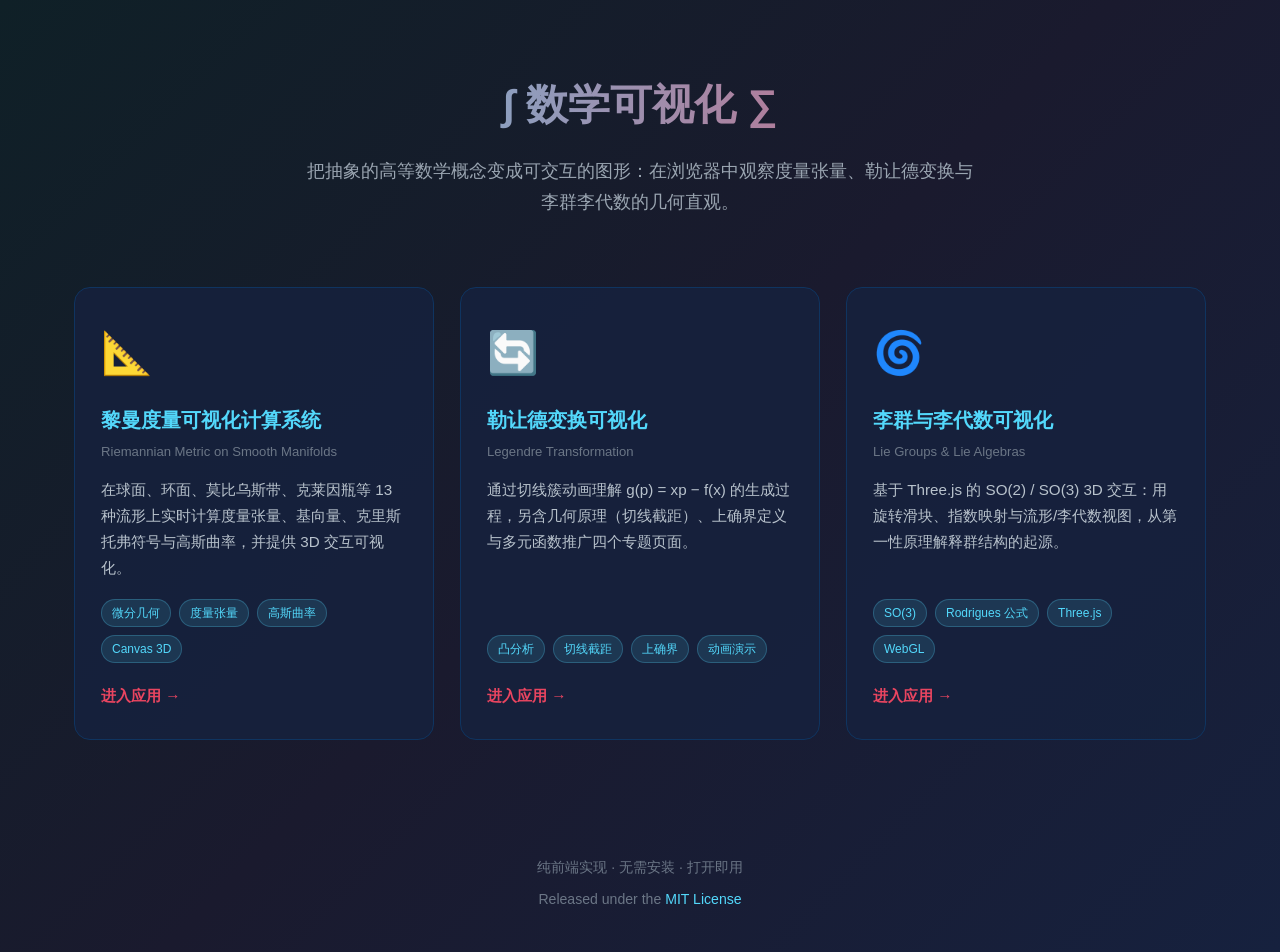
<file: index.html>
<!DOCTYPE html>
<html lang="zh-CN">
<head>
    <meta charset="UTF-8">
    <meta name="viewport" content="width=device-width, initial-scale=1.0">
    <title>数学可视化 | Math Visualization</title>
    <style>
        * {
            margin: 0;
            padding: 0;
            box-sizing: border-box;
        }

        body {
            font-family: 'Microsoft YaHei', 'PingFang SC', Arial, sans-serif;
            background: linear-gradient(135deg, #0f2027 0%, #1a1a2e 50%, #16213e 100%);
            color: #e8eaed;
            min-height: 100vh;
            line-height: 1.7;
        }

        .page-header {
            text-align: center;
            padding: 70px 20px 40px;
        }

        .page-header h1 {
            font-size: 2.6em;
            background: linear-gradient(90deg, #53d8fb, #e94560);
            -webkit-background-clip: text;
            background-clip: text;
            -webkit-text-fill-color: transparent;
            margin-bottom: 14px;
        }

        .page-header p {
            color: #9aa5b1;
            font-size: 1.15em;
            max-width: 680px;
            margin: 0 auto;
        }

        .cards {
            display: grid;
            grid-template-columns: repeat(auto-fit, minmax(300px, 1fr));
            gap: 26px;
            max-width: 1180px;
            margin: 30px auto;
            padding: 0 24px 60px;
        }

        .card {
            background: rgba(22, 33, 62, 0.85);
            border: 1px solid #0f3460;
            border-radius: 16px;
            padding: 30px 26px;
            text-decoration: none;
            color: inherit;
            display: flex;
            flex-direction: column;
            transition: transform 0.25s ease, border-color 0.25s ease, box-shadow 0.25s ease;
        }

        .card:hover {
            transform: translateY(-6px);
            border-color: #53d8fb;
            box-shadow: 0 12px 32px rgba(83, 216, 251, 0.15);
        }

        .card-icon {
            font-size: 2.6em;
            margin-bottom: 14px;
        }

        .card h2 {
            font-size: 1.25em;
            color: #53d8fb;
            margin-bottom: 4px;
        }

        .card .en {
            color: #6b7686;
            font-size: 0.82em;
            margin-bottom: 14px;
        }

        .card p {
            color: #b8c2cc;
            font-size: 0.95em;
            flex: 1;
        }

        .card .tags {
            margin-top: 18px;
            display: flex;
            flex-wrap: wrap;
            gap: 8px;
        }

        .card .tag {
            font-size: 0.75em;
            padding: 3px 10px;
            border-radius: 999px;
            background: rgba(83, 216, 251, 0.12);
            color: #53d8fb;
            border: 1px solid rgba(83, 216, 251, 0.25);
        }

        .card .enter {
            margin-top: 20px;
            color: #e94560;
            font-weight: bold;
            font-size: 0.95em;
        }

        footer {
            text-align: center;
            padding: 26px 20px 40px;
            color: #6b7686;
            font-size: 0.88em;
        }

        footer a {
            color: #53d8fb;
            text-decoration: none;
        }

        @media (max-width: 600px) {
            .page-header { padding: 48px 18px 26px; }
            .page-header h1 { font-size: 1.9em; }
        }
    </style>
</head>
<body>
    <header class="page-header">
        <h1>∫ 数学可视化 ∑</h1>
        <p>把抽象的高等数学概念变成可交互的图形：在浏览器中观察度量张量、勒让德变换与李群李代数的几何直观。</p>
    </header>

    <main class="cards">
        <a class="card" href="01-riemannian-metric/index.html">
            <div class="card-icon">📐</div>
            <h2>黎曼度量可视化计算系统</h2>
            <div class="en">Riemannian Metric on Smooth Manifolds</div>
            <p>在球面、环面、莫比乌斯带、克莱因瓶等 13 种流形上实时计算度量张量、基向量、克里斯托弗符号与高斯曲率，并提供 3D 交互可视化。</p>
            <div class="tags">
                <span class="tag">微分几何</span>
                <span class="tag">度量张量</span>
                <span class="tag">高斯曲率</span>
                <span class="tag">Canvas 3D</span>
            </div>
            <div class="enter">进入应用 →</div>
        </a>

        <a class="card" href="02-legendre-transformation/index.html">
            <div class="card-icon">🔄</div>
            <h2>勒让德变换可视化</h2>
            <div class="en">Legendre Transformation</div>
            <p>通过切线簇动画理解 g(p) = xp − f(x) 的生成过程，另含几何原理（切线截距）、上确界定义与多元函数推广四个专题页面。</p>
            <div class="tags">
                <span class="tag">凸分析</span>
                <span class="tag">切线截距</span>
                <span class="tag">上确界</span>
                <span class="tag">动画演示</span>
            </div>
            <div class="enter">进入应用 →</div>
        </a>

        <a class="card" href="03-lie-groups-algebras/index.html">
            <div class="card-icon">🌀</div>
            <h2>李群与李代数可视化</h2>
            <div class="en">Lie Groups &amp; Lie Algebras</div>
            <p>基于 Three.js 的 SO(2) / SO(3) 3D 交互：用旋转滑块、指数映射与流形/李代数视图，从第一性原理解释群结构的起源。</p>
            <div class="tags">
                <span class="tag">SO(3)</span>
                <span class="tag">Rodrigues 公式</span>
                <span class="tag">Three.js</span>
                <span class="tag">WebGL</span>
            </div>
            <div class="enter">进入应用 →</div>
        </a>
    </main>

    <footer>
        <p>纯前端实现 · 无需安装 · 打开即用</p>
        <p style="margin-top:8px;">Released under the <a href="LICENSE">MIT License</a></p>
    </footer>
</body>
</html>
</file>
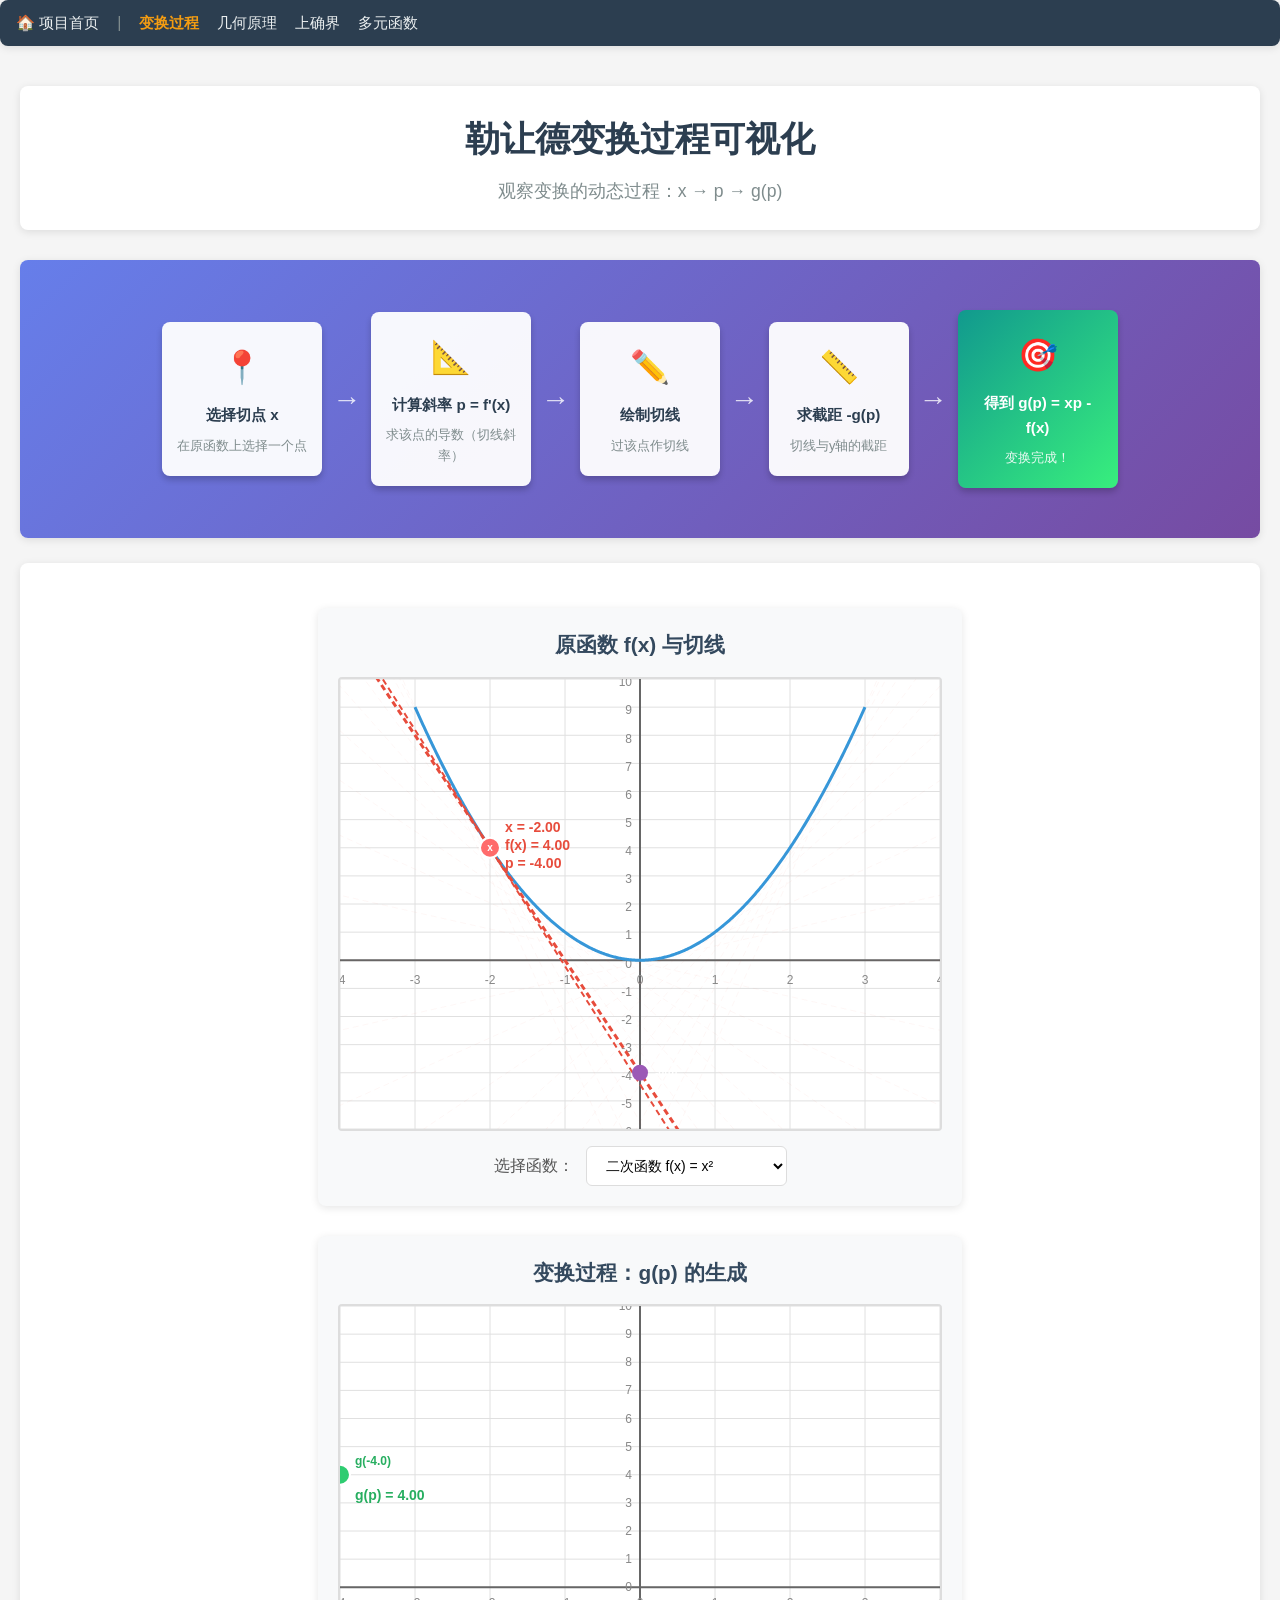
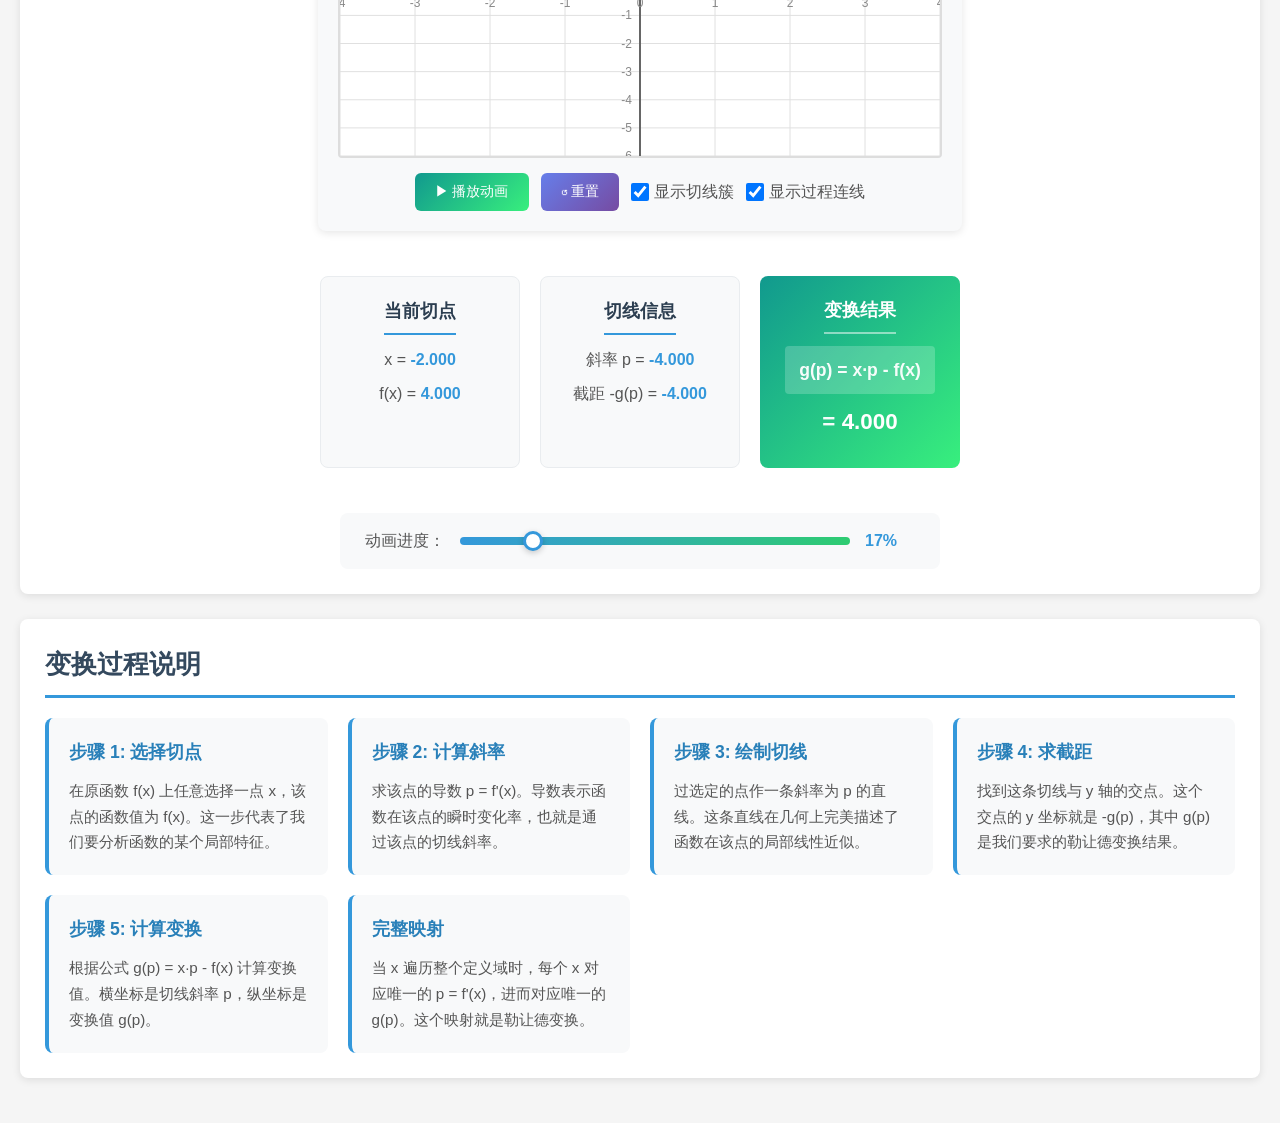
<file: 02-legendre-transformation/index.html>
<!DOCTYPE html>
<html lang="zh-CN">
<head>
    <meta charset="UTF-8">
    <meta name="viewport" content="width=device-width, initial-scale=1.0">
    <title>勒让德变换过程可视化</title>
    <link rel="icon" type="image/svg+xml" href="favicon.svg">
    <link rel="stylesheet" href="style.css">
</head>
<body>
    <nav class="mv-nav">
        <a href="../index.html">🏠 项目首页</a>
        <span class="mv-nav-sep">|</span>
        <a href="index.html" class="active">变换过程</a>
        <a href="principle.html">几何原理</a>
        <a href="supremum.html">上确界</a>
        <a href="multivariate.html">多元函数</a>
    </nav>
    <div class="container">
        <header>
            <h1>勒让德变换过程可视化</h1>
            <p class="subtitle">观察变换的动态过程：x → p → g(p)</p>
        </header>
        
        <section class="process-diagram">
            <div class="process-flow">
                <div class="process-step">
                    <div class="step-icon">📍</div>
                    <div class="step-label">选择切点 x</div>
                    <div class="step-desc">在原函数上选择一个点</div>
                </div>
                <div class="process-arrow">→</div>
                <div class="process-step">
                    <div class="step-icon">📐</div>
                    <div class="step-label">计算斜率 p = f'(x)</div>
                    <div class="step-desc">求该点的导数（切线斜率）</div>
                </div>
                <div class="process-arrow">→</div>
                <div class="process-step">
                    <div class="step-icon">✏️</div>
                    <div class="step-label">绘制切线</div>
                    <div class="step-desc">过该点作切线</div>
                </div>
                <div class="process-arrow">→</div>
                <div class="process-step">
                    <div class="step-icon">📏</div>
                    <div class="step-label">求截距 -g(p)</div>
                    <div class="step-desc">切线与y轴的截距</div>
                </div>
                <div class="process-arrow">→</div>
                <div class="process-step highlight">
                    <div class="step-icon">🎯</div>
                    <div class="step-label">得到 g(p) = xp - f(x)</div>
                    <div class="step-desc">变换完成！</div>
                </div>
            </div>
        </section>
        
        <section class="visualization">
            <div class="canvas-container">
                <div class="canvas-section">
                    <h3>原函数 f(x) 与切线</h3>
                    <canvas id="originalCanvas" width="600" height="450"></canvas>
                    <div class="controls">
                        <label for="functionSelect">选择函数：</label>
                        <select id="functionSelect">
                            <option value="quadratic">二次函数 f(x) = x²</option>
                            <option value="cubic">三次函数 f(x) = x³/3</option>
                            <option value="exponential">指数函数 f(x) = eˣ</option>
                            <option value="logarithm">对数函数 f(x) = x ln x - x</option>
                        </select>
                    </div>
                </div>
                
                <div class="canvas-section">
                    <h3>变换过程：g(p) 的生成</h3>
                    <canvas id="transformCanvas" width="600" height="450"></canvas>
                    <div class="controls">
                        <button id="playBtn">▶ 播放动画</button>
                        <button id="resetBtn">↺ 重置</button>
                        <label>
                            <input type="checkbox" id="showTangentCluster" checked> 显示切线簇
                        </label>
                        <label>
                            <input type="checkbox" id="showProcessLines" checked> 显示过程连线
                        </label>
                    </div>
                </div>
            </div>
            
            <div class="info-panel">
                <div class="info-card">
                    <h4>当前切点</h4>
                    <p>x = <span id="currentX">0.00</span></p>
                    <p>f(x) = <span id="currentFx">0.00</span></p>
                </div>
                <div class="info-card">
                    <h4>切线信息</h4>
                    <p>斜率 p = <span id="currentP">0.00</span></p>
                    <p>截距 -g(p) = <span id="currentIntercept">0.00</span></p>
                </div>
                <div class="info-card result">
                    <h4>变换结果</h4>
                    <p class="formula">g(p) = x·p - f(x)</p>
                    <p class="result-value">= <span id="currentG">0.00</span></p>
                </div>
            </div>
            
            <div class="animation-progress">
                <label>动画进度：</label>
                <input type="range" id="animationSlider" min="0" max="100" value="0">
                <span id="animationPercent">0%</span>
            </div>
        </section>
        
        <section class="explanation">
            <h2>变换过程说明</h2>
            <div class="explanation-grid">
                <div class="explanation-item">
                    <h3>步骤 1: 选择切点</h3>
                    <p>在原函数 f(x) 上任意选择一点 x，该点的函数值为 f(x)。这一步代表了我们要分析函数的某个局部特征。</p>
                </div>
                <div class="explanation-item">
                    <h3>步骤 2: 计算斜率</h3>
                    <p>求该点的导数 p = f'(x)。导数表示函数在该点的瞬时变化率，也就是通过该点的切线斜率。</p>
                </div>
                <div class="explanation-item">
                    <h3>步骤 3: 绘制切线</h3>
                    <p>过选定的点作一条斜率为 p 的直线。这条直线在几何上完美描述了函数在该点的局部线性近似。</p>
                </div>
                <div class="explanation-item">
                    <h3>步骤 4: 求截距</h3>
                    <p>找到这条切线与 y 轴的交点。这个交点的 y 坐标就是 -g(p)，其中 g(p) 是我们要求的勒让德变换结果。</p>
                </div>
                <div class="explanation-item">
                    <h3>步骤 5: 计算变换</h3>
                    <p>根据公式 g(p) = x·p - f(x) 计算变换值。横坐标是切线斜率 p，纵坐标是变换值 g(p)。</p>
                </div>
                <div class="explanation-item">
                    <h3>完整映射</h3>
                    <p>当 x 遍历整个定义域时，每个 x 对应唯一的 p = f'(x)，进而对应唯一的 g(p)。这个映射就是勒让德变换。</p>
                </div>
            </div>
        </section>
    </div>
    
    <script src="script.js"></script>
</body>
</html>
</file>
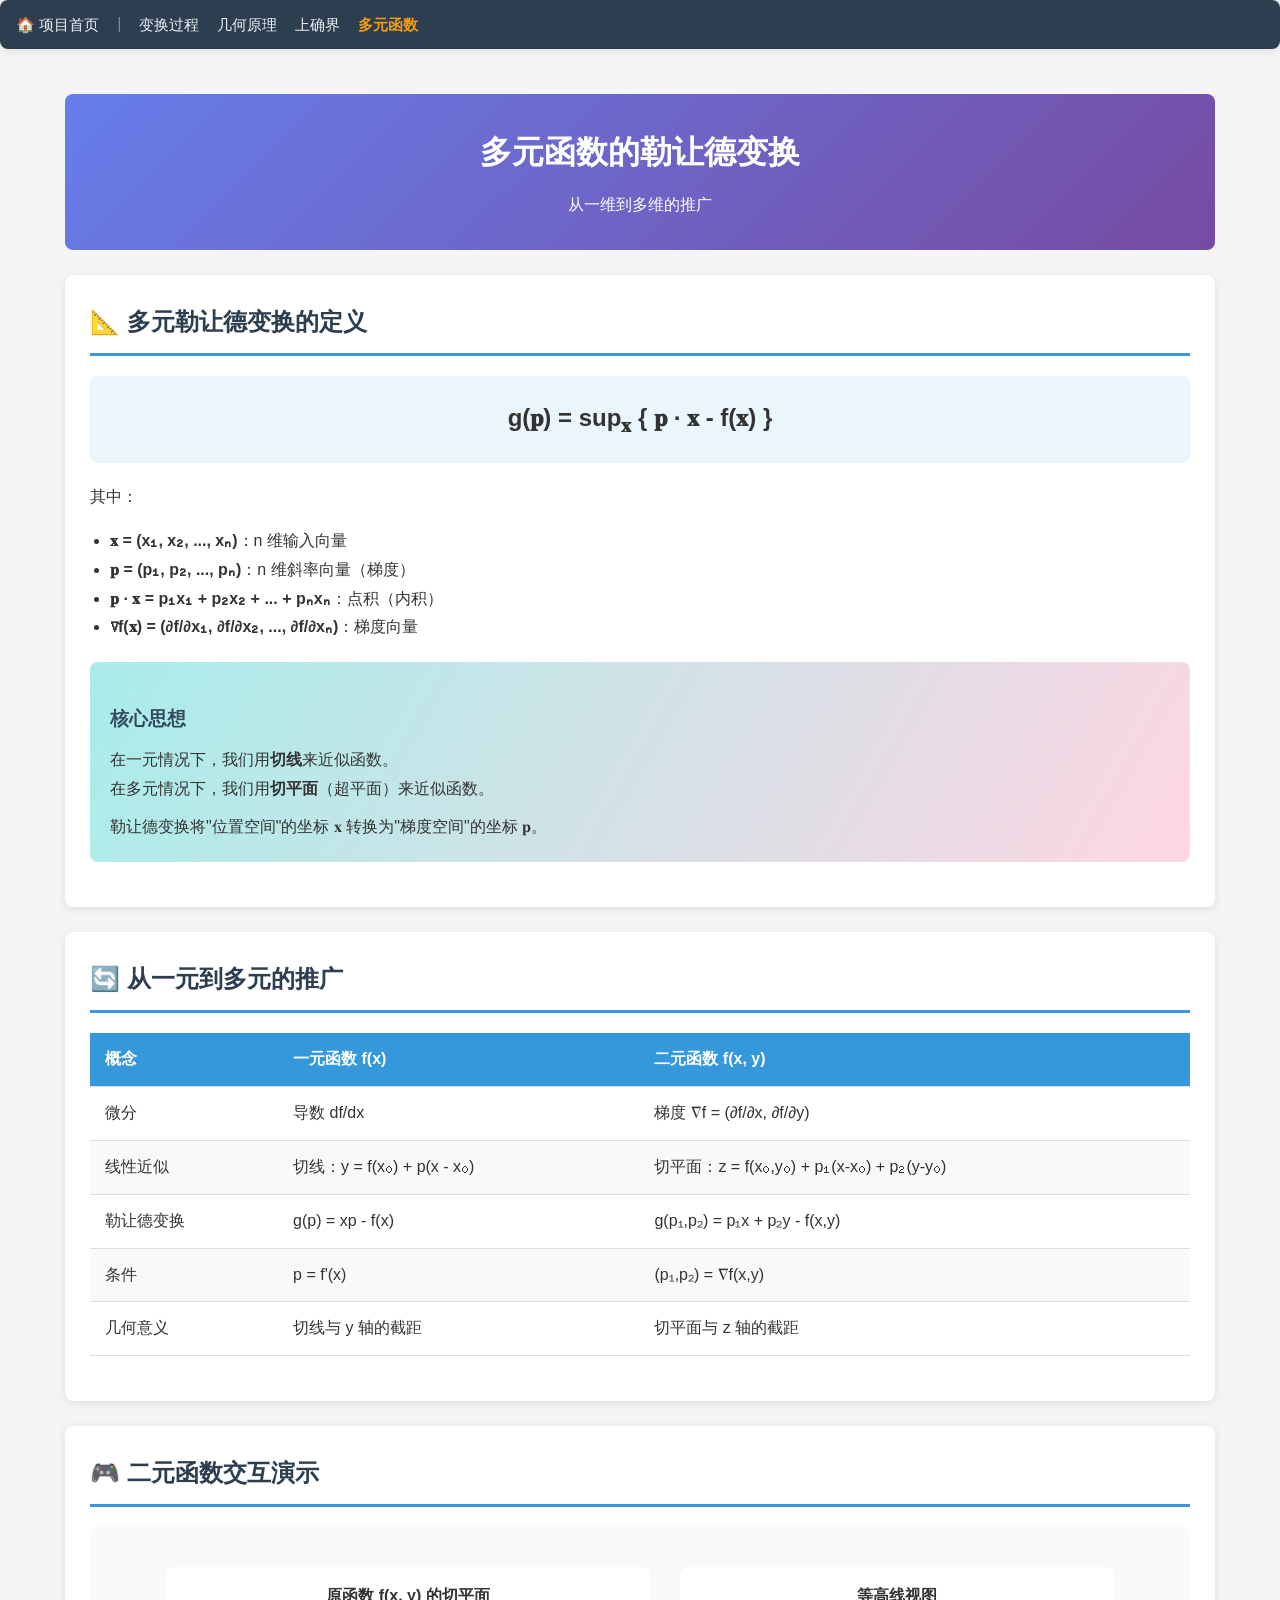
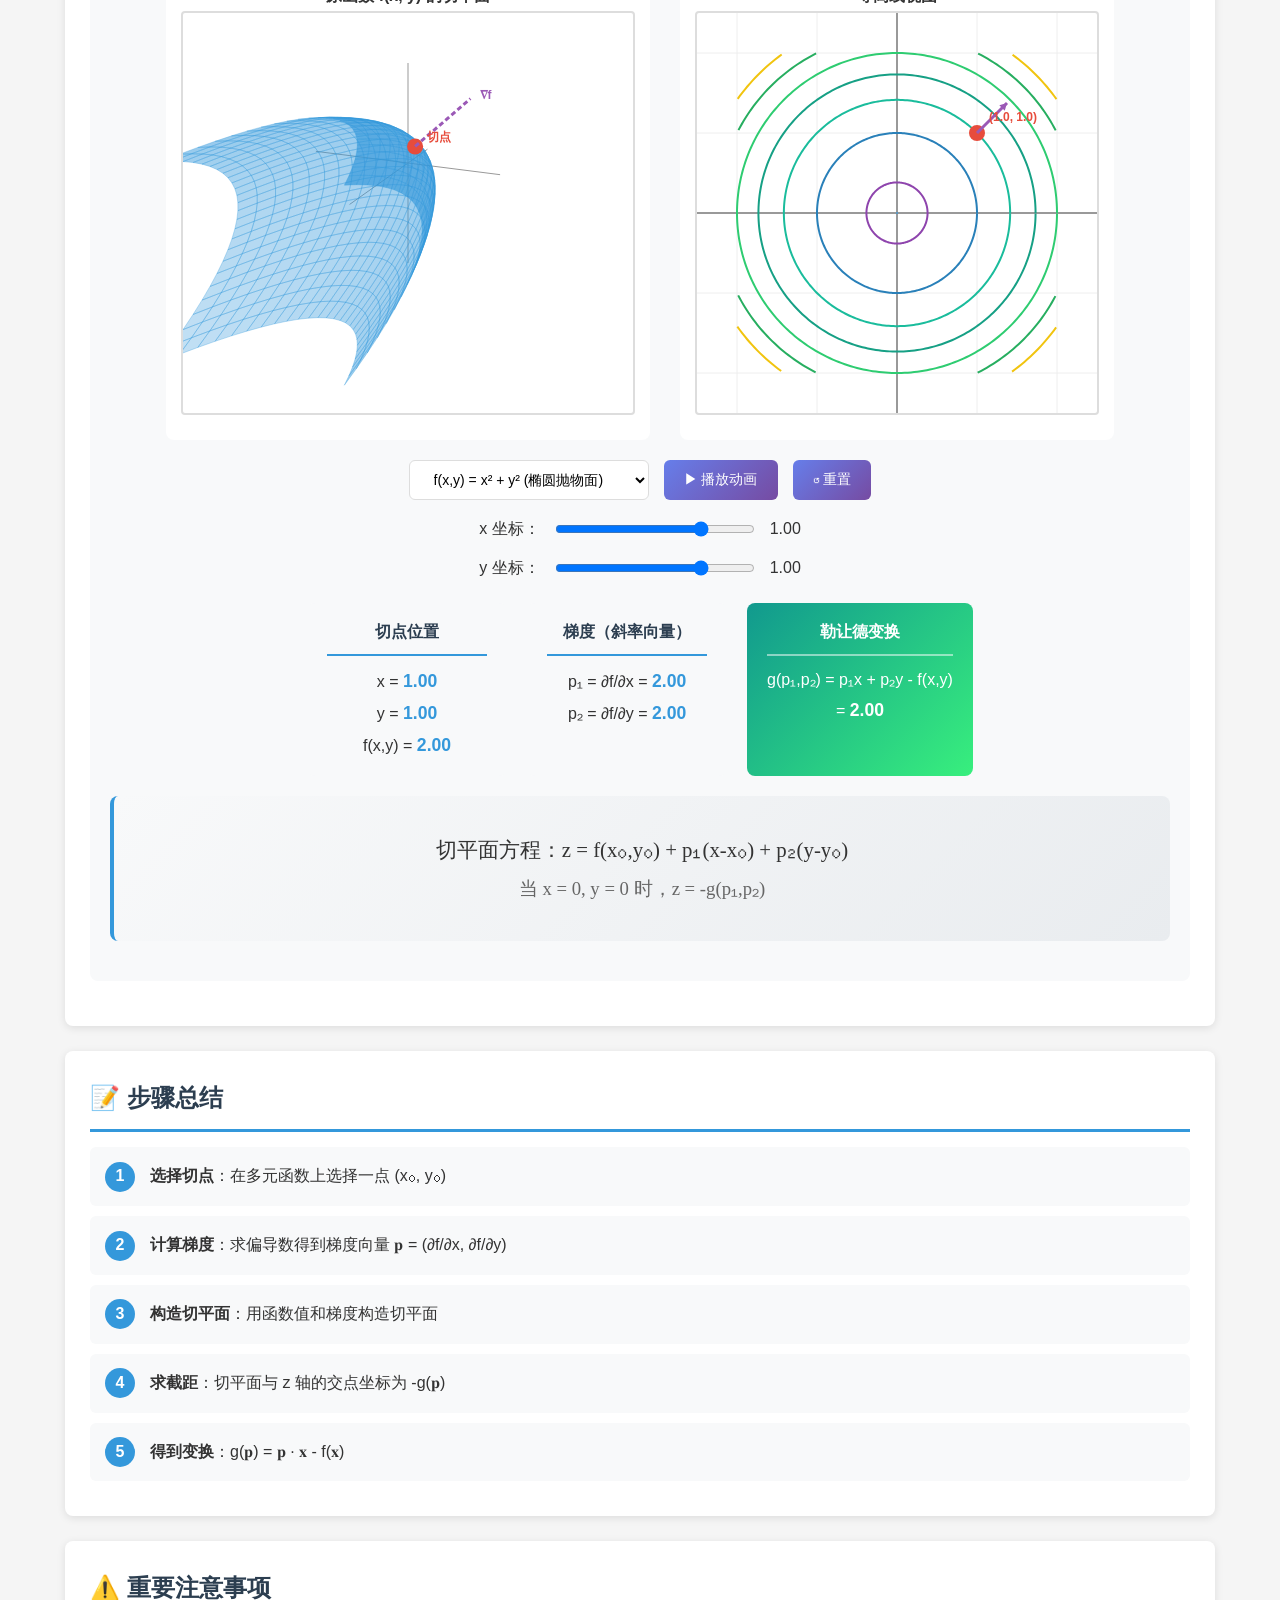
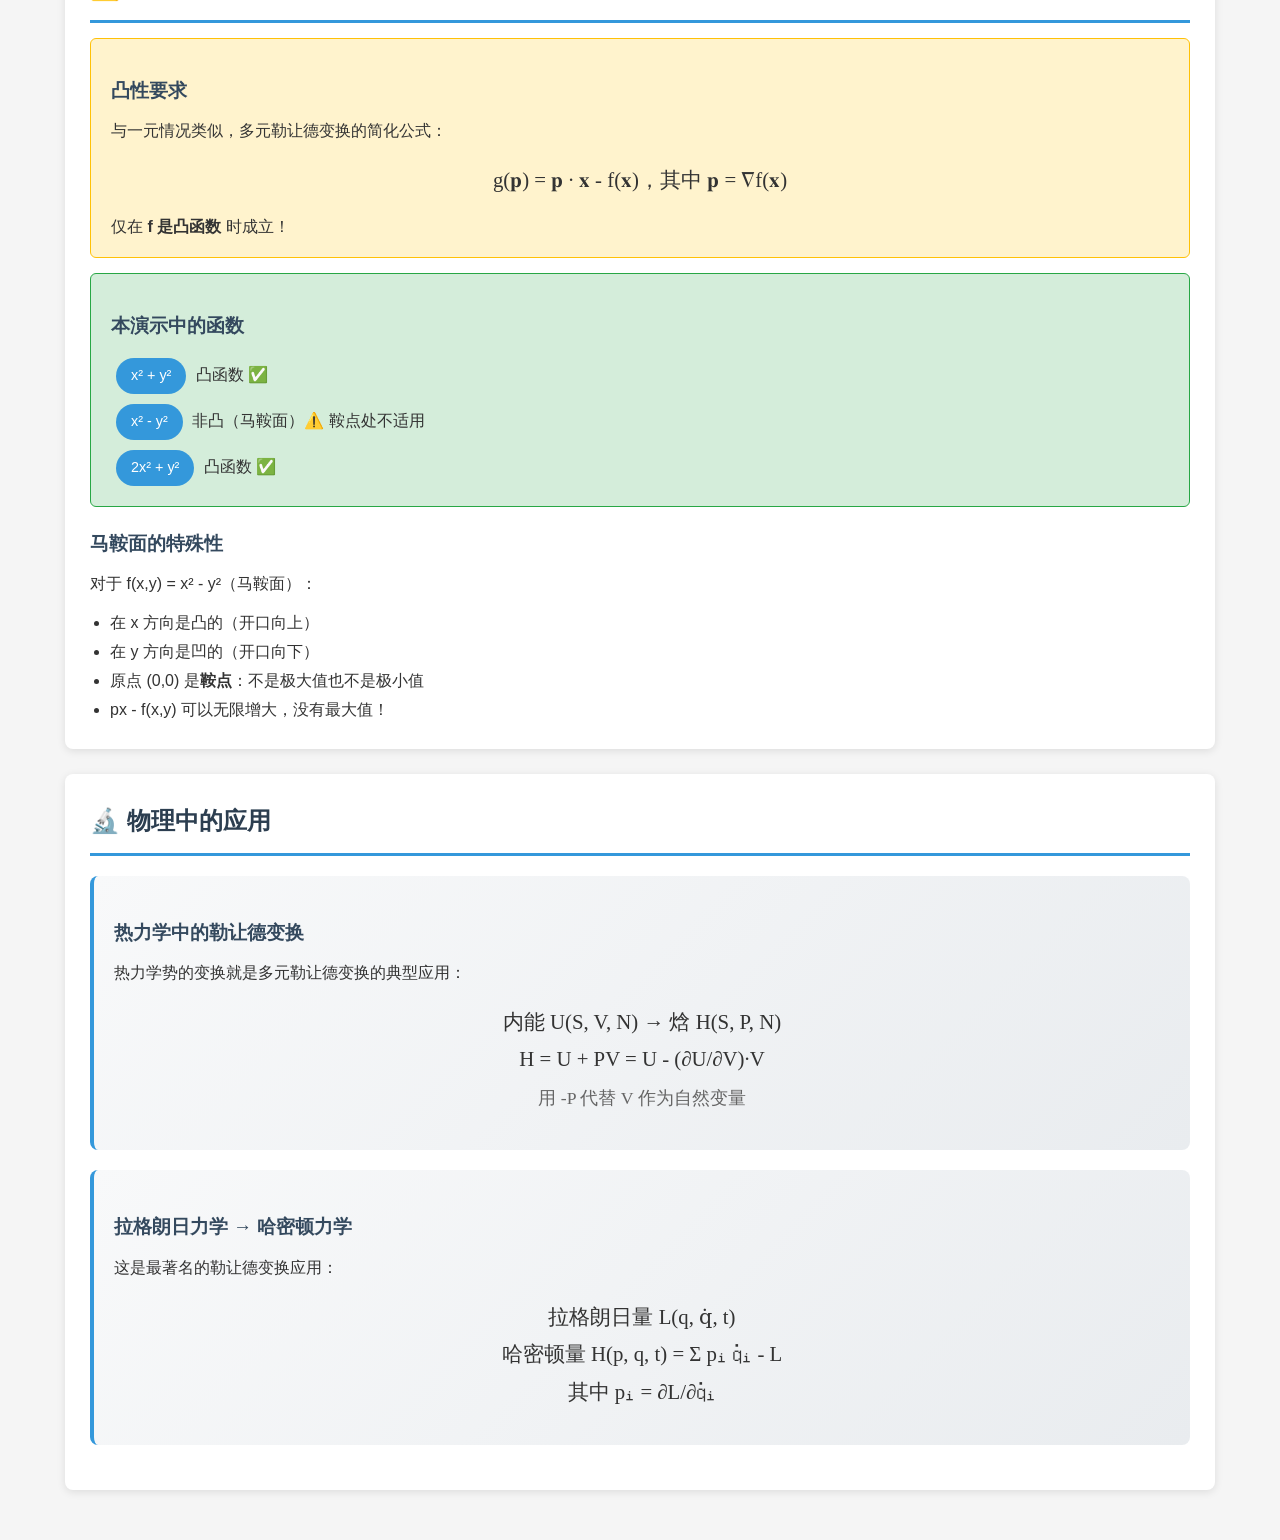
<file: 02-legendre-transformation/multivariate.html>
<!DOCTYPE html>
<html lang="zh-CN">
<head>
    <meta charset="UTF-8">
    <meta name="viewport" content="width=device-width, initial-scale=1.0">
    <title>多元函数勒让德变换</title>
    <style>
        * {
            margin: 0;
            padding: 0;
            box-sizing: border-box;
        }

        .mv-nav {
            display: flex;
            flex-wrap: wrap;
            align-items: center;
            gap: 8px 18px;
            padding: 10px 16px;
            margin-bottom: 20px;
            background-color: #2c3e50;
            border-radius: 8px;
            box-shadow: 0 2px 8px rgba(0,0,0,0.1);
        }
        .mv-nav a { color: #ecf0f1; text-decoration: none; font-size: 0.95em; }
        .mv-nav a:hover { color: #3498db; text-decoration: underline; }
        .mv-nav a.active { color: #f39c12; font-weight: bold; }
        .mv-nav-sep { color: #7f8c8d; }
        
        body {
            font-family: 'Arial', sans-serif;
            line-height: 1.8;
            color: #333;
            background: #f5f5f5;
        }
        
        .container {
            max-width: 1200px;
            margin: 0 auto;
            padding: 25px;
        }
        
        header {
            text-align: center;
            padding: 30px;
            background: linear-gradient(135deg, #667eea 0%, #764ba2 100%);
            color: #fff;
            border-radius: 8px;
            margin-bottom: 25px;
        }
        
        header h1 {
            font-size: 2em;
            margin-bottom: 10px;
        }
        
        section {
            background: #fff;
            padding: 25px;
            border-radius: 8px;
            margin-bottom: 25px;
            box-shadow: 0 2px 8px rgba(0,0,0,0.1);
        }
        
        section h2 {
            color: #2c3e50;
            margin-bottom: 15px;
            padding-bottom: 10px;
            border-bottom: 3px solid #3498db;
        }
        
        section h3 {
            color: #34495e;
            margin: 20px 0 10px;
        }
        
        .formula-box {
            background: linear-gradient(135deg, #f8f9fa 0%, #e9ecef 100%);
            padding: 20px;
            border-radius: 8px;
            margin: 20px 0;
            border-left: 4px solid #3498db;
        }
        
        .formula {
            font-size: 1.3em;
            text-align: center;
            margin: 15px 0;
            font-family: 'Times New Roman', serif;
        }
        
        .formula-large {
            font-size: 1.5em;
            font-weight: bold;
            text-align: center;
            margin: 20px 0;
            padding: 20px;
            background: rgba(52, 152, 219, 0.1);
            border-radius: 8px;
        }
        
        .highlight {
            background: linear-gradient(120deg, #a8edea 0%, #fed6e3 100%);
            padding: 20px;
            border-radius: 8px;
            margin: 20px 0;
        }
        
        .key-point {
            background: #fff3cd;
            padding: 15px 20px;
            border-radius: 6px;
            border-left: 4px solid #ffc107;
            margin: 15px 0;
        }
        
        .success-box {
            background: #d4edda;
            border: 1px solid #28a745;
            padding: 15px 20px;
            border-radius: 6px;
            margin: 15px 0;
        }
        
        .demo-section {
            background: #f8f9fa;
            padding: 20px;
            border-radius: 8px;
            margin: 20px 0;
        }
        
        .canvas-container {
            display: flex;
            flex-wrap: wrap;
            justify-content: center;
            gap: 30px;
            margin: 20px 0;
        }
        
        .canvas-box {
            background: #fff;
            padding: 15px;
            border-radius: 8px;
            text-align: center;
        }
        
        canvas {
            border: 2px solid #ddd;
            border-radius: 4px;
            background: #fff;
            cursor: crosshair;
        }
        
        .controls {
            display: flex;
            flex-wrap: wrap;
            justify-content: center;
            gap: 15px;
            margin: 15px 0;
        }
        
        .controls button, .controls select {
            padding: 10px 20px;
            border: none;
            border-radius: 6px;
            font-size: 14px;
            cursor: pointer;
            transition: all 0.3s;
        }
        
        .controls button {
            background: linear-gradient(135deg, #667eea 0%, #764ba2 100%);
            color: #fff;
        }
        
        .controls button:hover {
            transform: translateY(-2px);
        }
        
        .controls select {
            border: 1px solid #ddd;
            background: #fff;
        }
        
        .info-panel {
            display: flex;
            flex-wrap: wrap;
            justify-content: center;
            gap: 20px;
            margin: 20px 0;
        }
        
        .info-card {
            background: #f8f9fa;
            padding: 15px 20px;
            border-radius: 8px;
            min-width: 200px;
            text-align: center;
        }
        
        .info-card h4 {
            color: #2c3e50;
            margin-bottom: 10px;
            border-bottom: 2px solid #3498db;
            padding-bottom: 8px;
        }
        
        .info-card.result {
            background: linear-gradient(135deg, #11998e 0%, #38ef7d 100%);
            color: #fff;
        }
        
        .info-card.result h4 {
            color: #fff;
            border-bottom-color: rgba(255,255,255,0.5);
        }
        
        .info-card span {
            font-weight: bold;
            color: #3498db;
            font-size: 1.1em;
        }
        
        .info-card.result span {
            color: #fff;
        }
        
        .step-list {
            list-style: none;
            counter-reset: step;
        }
        
        .step-list li {
            counter-increment: step;
            padding: 15px 20px;
            margin: 10px 0;
            background: #f8f9fa;
            border-radius: 6px;
            position: relative;
            padding-left: 60px;
        }
        
        .step-list li::before {
            content: counter(step);
            position: absolute;
            left: 15px;
            top: 50%;
            transform: translateY(-50%);
            width: 30px;
            height: 30px;
            background: #3498db;
            color: #fff;
            border-radius: 50%;
            display: flex;
            align-items: center;
            justify-content: center;
            font-weight: bold;
        }
        
        .slider-control {
            display: flex;
            align-items: center;
            gap: 15px;
            margin: 10px 0;
            justify-content: center;
        }
        
        .slider-control input[type="range"] {
            width: 200px;
        }
        
        .comparison-table {
            width: 100%;
            border-collapse: collapse;
            margin: 20px 0;
        }
        
        .comparison-table th, .comparison-table td {
            padding: 12px 15px;
            text-align: left;
            border-bottom: 1px solid #ddd;
        }
        
        .comparison-table th {
            background: #3498db;
            color: #fff;
        }
        
        .comparison-table tr:nth-child(even) {
            background: #f8f9fa;
        }
        
        .dimension-badge {
            display: inline-block;
            background: #3498db;
            color: #fff;
            padding: 5px 15px;
            border-radius: 20px;
            font-size: 0.9em;
            margin: 5px;
        }
        
        .warning-box {
            background: #fff3cd;
            border: 1px solid #ffc107;
            padding: 15px 20px;
            border-radius: 6px;
            margin: 15px 0;
        }
    </style>
</head>
<body>
    <nav class="mv-nav">
        <a href="../index.html">🏠 项目首页</a>
        <span class="mv-nav-sep">|</span>
        <a href="index.html">变换过程</a>
        <a href="principle.html">几何原理</a>
        <a href="supremum.html">上确界</a>
        <a href="multivariate.html" class="active">多元函数</a>
    </nav>
    <div class="container">
        <header>
            <h1>多元函数的勒让德变换</h1>
            <p>从一维到多维的推广</p>
        </header>

        <section>
            <h2>📐 多元勒让德变换的定义</h2>
            
            <div class="formula-large">
                g(𝐩) = sup<sub>𝐱</sub> { 𝐩 · 𝐱 - f(𝐱) }
            </div>
            
            <p>其中：</p>
            <ul style="margin-left: 20px; margin-top: 15px;">
                <li><strong>𝐱 = (x₁, x₂, ..., xₙ)</strong>：n 维输入向量</li>
                <li><strong>𝐩 = (p₁, p₂, ..., pₙ)</strong>：n 维斜率向量（梯度）</li>
                <li><strong>𝐩 · 𝐱 = p₁x₁ + p₂x₂ + ... + pₙxₙ</strong>：点积（内积）</li>
                <li><strong>∇f(𝐱) = (∂f/∂x₁, ∂f/∂x₂, ..., ∂f/∂xₙ)</strong>：梯度向量</li>
            </ul>
            
            <div class="highlight">
                <h3>核心思想</h3>
                <p>在一元情况下，我们用<strong>切线</strong>来近似函数。</p>
                <p>在多元情况下，我们用<strong>切平面</strong>（超平面）来近似函数。</p>
                <p style="margin-top: 10px;">勒让德变换将"位置空间"的坐标 𝐱 转换为"梯度空间"的坐标 𝐩。</p>
            </div>
        </section>

        <section>
            <h2>🔄 从一元到多元的推广</h2>
            
            <table class="comparison-table">
                <thead>
                    <tr>
                        <th>概念</th>
                        <th>一元函数 f(x)</th>
                        <th>二元函数 f(x, y)</th>
                    </tr>
                </thead>
                <tbody>
                    <tr>
                        <td>微分</td>
                        <td>导数 df/dx</td>
                        <td>梯度 ∇f = (∂f/∂x, ∂f/∂y)</td>
                    </tr>
                    <tr>
                        <td>线性近似</td>
                        <td>切线：y = f(x₀) + p(x - x₀)</td>
                        <td>切平面：z = f(x₀,y₀) + p₁(x-x₀) + p₂(y-y₀)</td>
                    </tr>
                    <tr>
                        <td>勒让德变换</td>
                        <td>g(p) = xp - f(x)</td>
                        <td>g(p₁,p₂) = p₁x + p₂y - f(x,y)</td>
                    </tr>
                    <tr>
                        <td>条件</td>
                        <td>p = f'(x)</td>
                        <td>(p₁,p₂) = ∇f(x,y)</td>
                    </tr>
                    <tr>
                        <td>几何意义</td>
                        <td>切线与 y 轴的截距</td>
                        <td>切平面与 z 轴的截距</td>
                    </tr>
                </tbody>
            </table>
        </section>

        <section>
            <h2>🎮 二元函数交互演示</h2>
            
            <div class="demo-section">
                <div class="canvas-container">
                    <div class="canvas-box">
                        <h4>原函数 f(x, y) 的切平面</h4>
                        <canvas id="surfaceCanvas" width="450" height="400"></canvas>
                    </div>
                    <div class="canvas-box">
                        <h4>等高线视图</h4>
                        <canvas id="contourCanvas" width="400" height="400"></canvas>
                    </div>
                </div>
                
                <div class="controls">
                    <select id="functionSelect2D">
                        <option value="paraboloid">f(x,y) = x² + y² (椭圆抛物面)</option>
                        <option value="saddle">f(x,y) = x² - y² (马鞍面)</option>
                        <option value="elliptic">f(x,y) = 2x² + y² (椭圆抛物面)</option>
                    </select>
                    <button id="animateBtn">▶ 播放动画</button>
                    <button id="resetBtn">↺ 重置</button>
                </div>
                
                <div class="slider-control">
                    <label>x 坐标：</label>
                    <input type="range" id="xSlider" min="-2" max="2" step="0.05" value="1">
                    <span id="xValue">1.00</span>
                </div>
                
                <div class="slider-control">
                    <label>y 坐标：</label>
                    <input type="range" id="ySlider" min="-2" max="2" step="0.05" value="1">
                    <span id="yValue">1.00</span>
                </div>
                
                <div class="info-panel">
                    <div class="info-card">
                        <h4>切点位置</h4>
                        <p>x = <span id="pointX">1.00</span></p>
                        <p>y = <span id="pointY">1.00</span></p>
                        <p>f(x,y) = <span id="pointF">2.00</span></p>
                    </div>
                    <div class="info-card">
                        <h4>梯度（斜率向量）</h4>
                        <p>p₁ = ∂f/∂x = <span id="gradX">2.00</span></p>
                        <p>p₂ = ∂f/∂y = <span id="gradY">2.00</span></p>
                    </div>
                    <div class="info-card result">
                        <h4>勒让德变换</h4>
                        <p>g(p₁,p₂) = p₁x + p₂y - f(x,y)</p>
                        <p>= <span id="transformG">0.00</span></p>
                    </div>
                </div>
                
                <div class="formula-box">
                    <div class="formula">
                        切平面方程：z = f(x₀,y₀) + p₁(x-x₀) + p₂(y-y₀)<br>
                        <span style="font-size: 0.9em; color: #666;">当 x = 0, y = 0 时，z = -g(p₁,p₂)</span>
                    </div>
                </div>
            </div>
        </section>

        <section>
            <h2>📝 步骤总结</h2>
            
            <ul class="step-list">
                <li><strong>选择切点</strong>：在多元函数上选择一点 (x₀, y₀)</li>
                <li><strong>计算梯度</strong>：求偏导数得到梯度向量 𝐩 = (∂f/∂x, ∂f/∂y)</li>
                <li><strong>构造切平面</strong>：用函数值和梯度构造切平面</li>
                <li><strong>求截距</strong>：切平面与 z 轴的交点坐标为 -g(𝐩)</li>
                <li><strong>得到变换</strong>：g(𝐩) = 𝐩 · 𝐱 - f(𝐱)</li>
            </ul>
        </section>

        <section>
            <h2>⚠️ 重要注意事项</h2>
            
            <div class="warning-box">
                <h3>凸性要求</h3>
                <p>与一元情况类似，多元勒让德变换的简化公式：</p>
                <div class="formula">g(𝐩) = 𝐩 · 𝐱 - f(𝐱)，其中 𝐩 = ∇f(𝐱)</div>
                <p style="margin-top: 10px;">仅在 <strong>f 是凸函数</strong> 时成立！</p>
            </div>
            
            <div class="success-box">
                <h3>本演示中的函数</h3>
                <p><span class="dimension-badge">x² + y²</span> 凸函数 ✅</p>
                <p><span class="dimension-badge">x² - y²</span> 非凸（马鞍面）⚠️ 鞍点处不适用</p>
                <p><span class="dimension-badge">2x² + y²</span> 凸函数 ✅</p>
            </div>
            
            <h3>马鞍面的特殊性</h3>
            <p>对于 f(x,y) = x² - y²（马鞍面）：</p>
            <ul style="margin-left: 20px; margin-top: 10px;">
                <li>在 x 方向是凸的（开口向上）</li>
                <li>在 y 方向是凹的（开口向下）</li>
                <li>原点 (0,0) 是<strong>鞍点</strong>：不是极大值也不是极小值</li>
                <li>px - f(x,y) 可以无限增大，没有最大值！</li>
            </ul>
        </section>

        <section>
            <h2>🔬 物理中的应用</h2>
            
            <div class="formula-box">
                <h3>热力学中的勒让德变换</h3>
                <p>热力学势的变换就是多元勒让德变换的典型应用：</p>
                <div class="formula">
                    内能 U(S, V, N) → 焓 H(S, P, N)<br>
                    H = U + PV = U - (∂U/∂V)·V<br>
                    <span style="font-size: 0.85em; color: #666;">用 -P 代替 V 作为自然变量</span>
                </div>
            </div>
            
            <div class="formula-box">
                <h3>拉格朗日力学 → 哈密顿力学</h3>
                <p>这是最著名的勒让德变换应用：</p>
                <div class="formula">
                    拉格朗日量 L(q, q̇, t)<br>
                    哈密顿量 H(p, q, t) = Σ pᵢ q̇ᵢ - L<br>
                    其中 pᵢ = ∂L/∂q̇ᵢ
                </div>
            </div>
        </section>
    </div>

    <script>
        const surfaceCanvas = document.getElementById('surfaceCanvas');
        const contourCanvas = document.getElementById('contourCanvas');
        const ctxSurface = surfaceCanvas.getContext('2d');
        const ctxContour = contourCanvas.getContext('2d');
        
        const functionSelect2D = document.getElementById('functionSelect2D');
        const xSlider = document.getElementById('xSlider');
        const ySlider = document.getElementById('ySlider');
        const animateBtn = document.getElementById('animateBtn');
        const resetBtn = document.getElementById('resetBtn');
        
        const functions2D = {
            paraboloid: {
                f: (x, y) => x * x + y * y,
                dfx: (x, y) => 2 * x,
                dfy: (x, y) => 2 * y,
                name: 'x² + y²'
            },
            saddle: {
                f: (x, y) => x * x - y * y,
                dfx: (x, y) => 2 * x,
                dfy: (x, y) => -2 * y,
                name: 'x² - y²'
            },
            elliptic: {
                f: (x, y) => 2 * x * x + y * y,
                dfx: (x, y) => 4 * x,
                dfy: (x, y) => 2 * y,
                name: '2x² + y²'
            }
        };
        
        let currentFunc = functions2D.paraboloid;
        let pointX = 1;
        let pointY = 1;
        let isAnimating = false;
        let animationId = null;
        let animationAngle = 0;
        
        function drawSurface() {
            const width = surfaceCanvas.width;
            const height = surfaceCanvas.height;
            ctxSurface.clearRect(0, 0, width, height);
            
            // 投影参数
            const scale = 50;
            const offsetX = width / 2;
            const offsetY = height / 2 - 50;
            const angle = 0.4; // 旋转角度
            
            // 绘制网格和曲面
            const gridSize = 20;
            const range = 2;
            
            // 投影函数
            function project(x, y, z) {
                const px = x * Math.cos(angle) - z * Math.sin(angle);
                const pz = x * Math.sin(angle) + z * Math.cos(angle);
                return {
                    x: offsetX + px * scale,
                    y: offsetY - y * scale + pz * scale * 0.3
                };
            }
            
            // 绘制坐标轴
            ctxSurface.strokeStyle = '#999';
            ctxSurface.lineWidth = 1;
            
            const axes = [
                { from: project(-range, 0, 0), to: project(range, 0, 0), label: 'x' },
                { from: project(0, -range, 0), to: project(0, range, 0), label: 'y' },
                { from: project(0, 0, -1), to: project(0, 0, 3), label: 'z' }
            ];
            
            axes.forEach(axis => {
                ctxSurface.beginPath();
                ctxSurface.moveTo(axis.from.x, axis.from.y);
                ctxSurface.lineTo(axis.to.x, axis.to.y);
                ctxSurface.stroke();
            });
            
            // 绘制曲面
            const resolution = 25;
            for (let i = 0; i < resolution; i++) {
                for (let j = 0; j < resolution; j++) {
                    const x1 = -range + (2 * range) * i / resolution;
                    const y1 = -range + (2 * range) * j / resolution;
                    const x2 = -range + (2 * range) * (i + 1) / resolution;
                    const y2 = -range + (2 * range) * (j + 1) / resolution;
                    
                    const z11 = currentFunc.f(x1, y1);
                    const z12 = currentFunc.f(x1, y2);
                    const z21 = currentFunc.f(x2, y1);
                    const z22 = currentFunc.f(x2, y2);
                    
                    const p11 = project(x1, y1, z11);
                    const p12 = project(x1, y2, z12);
                    const p21 = project(x2, y1, z21);
                    const p22 = project(x2, y2, z22);
                    
                    ctxSurface.fillStyle = `rgba(52, 152, 219, ${0.3 + (i + j) / (2 * resolution) * 0.4})`;
                    ctxSurface.beginPath();
                    ctxSurface.moveTo(p11.x, p11.y);
                    ctxSurface.lineTo(p21.x, p21.y);
                    ctxSurface.lineTo(p22.x, p22.y);
                    ctxSurface.lineTo(p12.x, p12.y);
                    ctxSurface.closePath();
                    ctxSurface.fill();
                    ctxSurface.strokeStyle = 'rgba(52, 152, 219, 0.3)';
                    ctxSurface.stroke();
                }
            }
            
            // 绘制切点
            const z = currentFunc.f(pointX, pointY);
            const p = project(pointX, pointY, z);
            
            ctxSurface.fillStyle = '#e74c3c';
            ctxSurface.beginPath();
            ctxSurface.arc(p.x, p.y, 8, 0, Math.PI * 2);
            ctxSurface.fill();
            
            // 绘制切平面（用箭头表示法向量方向）
            const p1x = currentFunc.dfx(pointX, pointY);
            const p1y = currentFunc.dfy(pointX, pointY);
            
            // 法向量投影
            const nx = p1x * Math.cos(angle);
            const nz = p1x * Math.sin(angle);
            
            ctxSurface.strokeStyle = '#9b59b6';
            ctxSurface.lineWidth = 3;
            ctxSurface.setLineDash([5, 3]);
            ctxSurface.beginPath();
            ctxSurface.moveTo(p.x, p.y);
            ctxSurface.lineTo(p.x + nx * 30, p.y - p1y * 20 - nz * 10);
            ctxSurface.stroke();
            ctxSurface.setLineDash([]);
            
            // 标签
            ctxSurface.fillStyle = '#e74c3c';
            ctxSurface.font = 'bold 12px Arial';
            ctxSurface.fillText('切点', p.x + 12, p.y - 5);
            ctxSurface.fillStyle = '#9b59b6';
            ctxSurface.fillText('∇f', p.x + nx * 35, p.y - p1y * 20 - nz * 10);
        }
        
        function drawContour() {
            const width = contourCanvas.width;
            const height = contourCanvas.height;
            ctxContour.clearRect(0, 0, width, height);
            
            const scale = 80;
            const offsetX = width / 2;
            const offsetY = height / 2;
            const range = 2;
            
            // 绘制网格
            ctxContour.strokeStyle = '#eee';
            ctxContour.lineWidth = 1;
            
            for (let i = -range; i <= range; i++) {
                ctxContour.beginPath();
                ctxContour.moveTo(offsetX + i * scale, 0);
                ctxContour.lineTo(offsetX + i * scale, height);
                ctxContour.stroke();
                
                ctxContour.beginPath();
                ctxContour.moveTo(0, offsetY + i * scale);
                ctxContour.lineTo(width, offsetY + i * scale);
                ctxContour.stroke();
            }
            
            // 坐标轴
            ctxContour.strokeStyle = '#999';
            ctxContour.lineWidth = 2;
            ctxContour.beginPath();
            ctxContour.moveTo(0, offsetY);
            ctxContour.lineTo(width, offsetY);
            ctxContour.stroke();
            
            ctxContour.beginPath();
            ctxContour.moveTo(offsetX, 0);
            ctxContour.lineTo(offsetX, height);
            ctxContour.stroke();
            
            // 绘制等高线
            const levels = [-2, -1, 0, 1, 2, 3, 4, 5, 6, 8, 10];
            const colors = ['#9b59b6', '#8e44ad', '#3498db', '#2980b9', '#1abc9c', '#16a085', '#2ecc71', '#27ae60', '#f1c40f', '#e67e22', '#e74c3c'];
            
            for (let level = 0; level < levels.length; level++) {
                const z = levels[level];
                ctxContour.strokeStyle = colors[level];
                ctxContour.lineWidth = 2;
                ctxContour.beginPath();
                
                let started = false;
                for (let angle = 0; angle <= Math.PI * 2; angle += 0.02) {
                    const r = 0.1;
                    let x = r * Math.cos(angle);
                    let y = r * Math.sin(angle);
                    
                    // 牛顿迭代找等高线上的点
                    for (let iter = 0; iter < 20; iter++) {
                        const f = currentFunc.f(x, y) - z;
                        const fx = currentFunc.dfx(x, y);
                        const fy = currentFunc.dfy(x, y);
                        if (Math.abs(fx) < 0.001 && Math.abs(fy) < 0.001) break;
                        
                        const gx = fx * fx + fy * fy;
                        x -= fx * f / gx;
                        y -= fy * f / gx;
                    }
                    
                    if (x < -range || x > range || y < -range || y > range) {
                        started = false;
                        continue;
                    }
                    
                    const px = offsetX + x * scale;
                    const py = offsetY - y * scale;
                    
                    if (!started) {
                        ctxContour.moveTo(px, py);
                        started = true;
                    } else {
                        ctxContour.lineTo(px, py);
                    }
                }
                ctxContour.stroke();
            }
            
            // 绘制切点
            const px = offsetX + pointX * scale;
            const py = offsetY - pointY * scale;
            
            ctxContour.fillStyle = '#e74c3c';
            ctxContour.beginPath();
            ctxContour.arc(px, py, 8, 0, Math.PI * 2);
            ctxContour.fill();
            
            // 绘制梯度向量
            const p1x = currentFunc.dfx(pointX, pointY);
            const p1y = currentFunc.dfy(pointX, pointY);
            const gradLen = Math.sqrt(p1x * p1x + p1y * p1y);
            
            ctxContour.strokeStyle = '#9b59b6';
            ctxContour.lineWidth = 3;
            ctxContour.beginPath();
            ctxContour.moveTo(px, py);
            ctxContour.lineTo(px + p1x * 15, py - p1y * 15);
            ctxContour.stroke();
            
            // 箭头
            ctxContour.fillStyle = '#9b59b6';
            ctxContour.beginPath();
            ctxContour.moveTo(px + p1x * 15, py - p1y * 15);
            ctxContour.lineTo(px + p1x * 15 - 8 * Math.cos(Math.atan2(-p1y, p1x) + 0.5), 
                             py - p1y * 15 - 8 * Math.sin(Math.atan2(-p1y, p1x) + 0.5));
            ctxContour.lineTo(px + p1x * 15 - 8 * Math.cos(Math.atan2(-p1y, p1x) - 0.5), 
                             py - p1y * 15 - 8 * Math.sin(Math.atan2(-p1y, p1x) - 0.5));
            ctxContour.closePath();
            ctxContour.fill();
            
            ctxContour.fillStyle = '#e74c3c';
            ctxContour.font = 'bold 12px Arial';
            ctxContour.fillText(`(${pointX.toFixed(1)}, ${pointY.toFixed(1)})`, px + 12, py - 12);
        }
        
        function updateInfo() {
            const fx = currentFunc.f(pointX, pointY);
            const p1x = currentFunc.dfx(pointX, pointY);
            const p1y = currentFunc.dfy(pointX, pointY);
            const g = p1x * pointX + p1y * pointY - fx;
            
            document.getElementById('pointX').textContent = pointX.toFixed(2);
            document.getElementById('pointY').textContent = pointY.toFixed(2);
            document.getElementById('pointF').textContent = fx.toFixed(2);
            document.getElementById('gradX').textContent = p1x.toFixed(2);
            document.getElementById('gradY').textContent = p1y.toFixed(2);
            document.getElementById('transformG').textContent = g.toFixed(2);
        }
        
        function render() {
            drawSurface();
            drawContour();
            updateInfo();
        }
        
        function animate() {
            if (!isAnimating) return;
            
            animationAngle += 0.03;
            pointX = Math.sin(animationAngle) * 1.5;
            pointY = Math.cos(animationAngle * 0.7) * 1.5;
            
            xSlider.value = pointX;
            ySlider.value = pointY;
            document.getElementById('xValue').textContent = pointX.toFixed(2);
            document.getElementById('yValue').textContent = pointY.toFixed(2);
            
            render();
            animationId = requestAnimationFrame(animate);
        }
        
        xSlider.addEventListener('input', (e) => {
            pointX = parseFloat(e.target.value);
            document.getElementById('xValue').textContent = pointX.toFixed(2);
            render();
        });
        
        ySlider.addEventListener('input', (e) => {
            pointY = parseFloat(e.target.value);
            document.getElementById('yValue').textContent = pointY.toFixed(2);
            render();
        });
        
        functionSelect2D.addEventListener('change', (e) => {
            currentFunc = functions2D[e.target.value];
            render();
        });
        
        animateBtn.addEventListener('click', () => {
            isAnimating = !isAnimating;
            animateBtn.textContent = isAnimating ? '⏸ 暂停' : '▶ 播放动画';
            if (isAnimating) animate();
            else cancelAnimationFrame(animationId);
        });
        
        resetBtn.addEventListener('click', () => {
            isAnimating = false;
            animateBtn.textContent = '▶ 播放动画';
            cancelAnimationFrame(animationId);
            pointX = 1;
            pointY = 1;
            xSlider.value = 1;
            ySlider.value = 1;
            document.getElementById('xValue').textContent = '1.00';
            document.getElementById('yValue').textContent = '1.00';
            render();
        });
        
        window.addEventListener('DOMContentLoaded', () => {
            render();
        });
    </script>
</body>
</html>
</file>
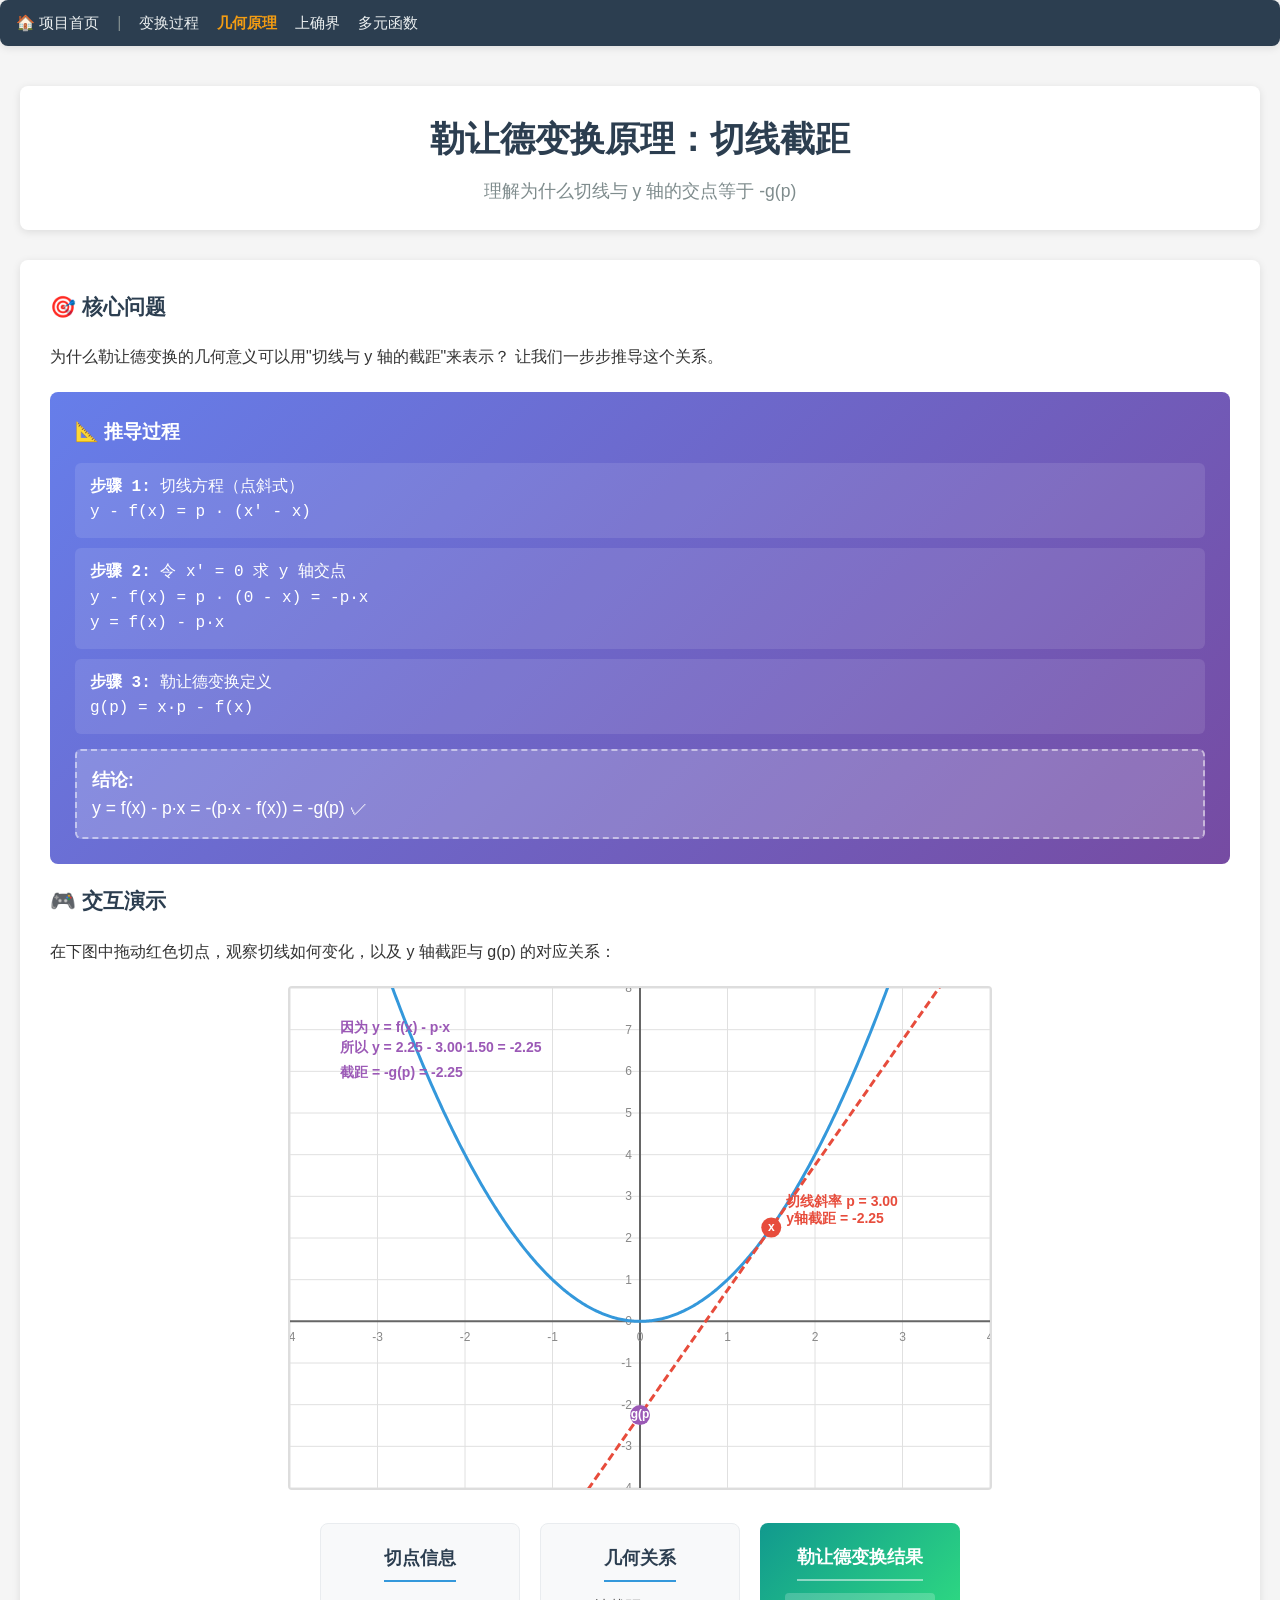
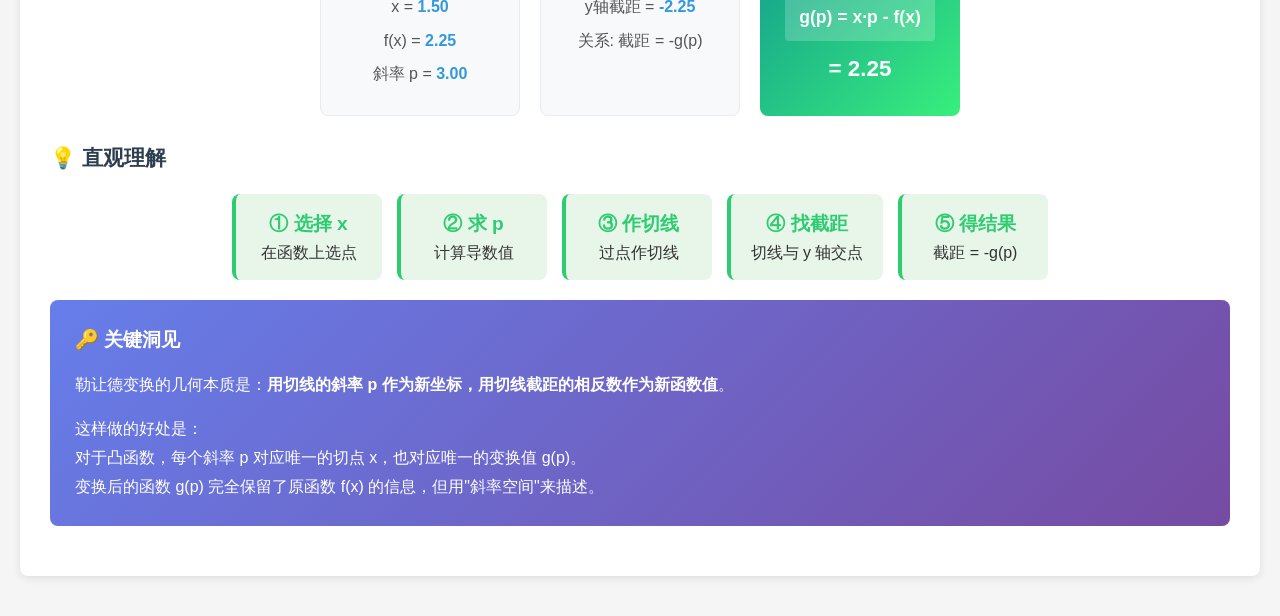
<file: 02-legendre-transformation/principle.html>
<!DOCTYPE html>
<html lang="zh-CN">
<head>
    <meta charset="UTF-8">
    <meta name="viewport" content="width=device-width, initial-scale=1.0">
    <title>勒让德变换原理演示</title>
    <link rel="stylesheet" href="style.css">
    <style>
        .principle-demo {
            background: #fff;
            padding: 30px;
            border-radius: 8px;
            box-shadow: 0 2px 8px rgba(0,0,0,0.1);
            margin: 20px 0;
        }
        .principle-demo h3 {
            color: #2c3e50;
            margin-bottom: 20px;
        }
        .demo-container {
            display: flex;
            flex-wrap: wrap;
            gap: 30px;
            justify-content: center;
            margin: 20px 0;
        }
        .demo-canvas {
            background: #f8f9fa;
            padding: 15px;
            border-radius: 8px;
            text-align: center;
        }
        .demo-canvas canvas {
            border: 2px solid #ddd;
            border-radius: 4px;
            background: #fff;
        }
        .formula-box {
            background: linear-gradient(135deg, #667eea 0%, #764ba2 100%);
            color: #fff;
            padding: 25px;
            border-radius: 8px;
            margin: 20px 0;
        }
        .formula-box h4 {
            margin-bottom: 15px;
            font-size: 1.2em;
        }
        .formula-row {
            background: rgba(255,255,255,0.1);
            padding: 12px 15px;
            border-radius: 6px;
            margin: 10px 0;
            font-family: 'Courier New', monospace;
        }
        .highlight-result {
            background: rgba(255,255,255,0.2);
            padding: 15px;
            border-radius: 6px;
            margin-top: 15px;
            font-size: 1.1em;
            border: 2px dashed rgba(255,255,255,0.5);
        }
        .explanation-text {
            line-height: 1.8;
            margin: 15px 0;
        }
        .step-indicator {
            display: flex;
            align-items: center;
            justify-content: center;
            flex-wrap: wrap;
            gap: 15px;
            margin: 20px 0;
        }
        .step-box {
            background: #f8f9fa;
            padding: 15px 20px;
            border-radius: 8px;
            text-align: center;
            min-width: 150px;
            border-left: 4px solid #3498db;
        }
        .step-box.current {
            background: #e8f5e9;
            border-left-color: #2ecc71;
        }
        .step-box .step-num {
            font-weight: bold;
            color: #3498db;
            font-size: 1.2em;
        }
        .step-box.current .step-num {
            color: #2ecc71;
        }
        .interactive-area {
            margin: 20px 0;
            text-align: center;
        }
        .interactive-area canvas {
            cursor: crosshair;
        }
        .math-equation {
            font-family: 'Times New Roman', serif;
            font-size: 1.1em;
            text-align: center;
            padding: 15px;
            background: #f8f9fa;
            border-radius: 6px;
            margin: 10px 0;
        }
    </style>
</head>
<body>
    <nav class="mv-nav">
        <a href="../index.html">🏠 项目首页</a>
        <span class="mv-nav-sep">|</span>
        <a href="index.html">变换过程</a>
        <a href="principle.html" class="active">几何原理</a>
        <a href="supremum.html">上确界</a>
        <a href="multivariate.html">多元函数</a>
    </nav>
    <div class="container">
        <header>
            <h1>勒让德变换原理：切线截距</h1>
            <p class="subtitle">理解为什么切线与 y 轴的交点等于 -g(p)</p>
        </header>

        <section class="principle-demo">
            <h3>🎯 核心问题</h3>
            <p class="explanation-text">
                为什么勒让德变换的几何意义可以用"切线与 y 轴的截距"来表示？
                让我们一步步推导这个关系。
            </p>

            <div class="formula-box">
                <h4>📐 推导过程</h4>
                
                <div class="formula-row">
                    <strong>步骤 1:</strong> 切线方程（点斜式）<br>
                    y - f(x) = p · (x' - x)
                </div>
                
                <div class="formula-row">
                    <strong>步骤 2:</strong> 令 x' = 0 求 y 轴交点<br>
                    y - f(x) = p · (0 - x) = -p·x<br>
                    y = f(x) - p·x
                </div>
                
                <div class="formula-row">
                    <strong>步骤 3:</strong> 勒让德变换定义<br>
                    g(p) = x·p - f(x)
                </div>
                
                <div class="highlight-result">
                    <strong>结论:</strong><br>
                    y = f(x) - p·x = -(p·x - f(x)) = -g(p) ✓
                </div>
            </div>

            <h3>🎮 交互演示</h3>
            <p class="explanation-text">
                在下图中拖动红色切点，观察切线如何变化，以及 y 轴截距与 g(p) 的对应关系：
            </p>
            
            <div class="interactive-area">
                <canvas id="demoCanvas" width="700" height="500"></canvas>
            </div>
            
            <div class="info-panel" style="justify-content: center;">
                <div class="info-card">
                    <h4>切点信息</h4>
                    <p>x = <span id="demoX">0.00</span></p>
                    <p>f(x) = <span id="demoFx">0.00</span></p>
                    <p>斜率 p = <span id="demoP">0.00</span></p>
                </div>
                <div class="info-card">
                    <h4>几何关系</h4>
                    <p>y轴截距 = <span id="demoYIntercept">0.00</span></p>
                    <p>关系: 截距 = -g(p)</p>
                </div>
                <div class="info-card result">
                    <h4>勒让德变换结果</h4>
                    <p class="formula">g(p) = x·p - f(x)</p>
                    <p class="result-value">= <span id="demoG">0.00</span></p>
                </div>
            </div>

            <h3>💡 直观理解</h3>
            <div class="step-indicator">
                <div class="step-box current">
                    <div class="step-num">① 选择 x</div>
                    <div>在函数上选点</div>
                </div>
                <div class="step-box current">
                    <div class="step-num">② 求 p</div>
                    <div>计算导数值</div>
                </div>
                <div class="step-box current">
                    <div class="step-num">③ 作切线</div>
                    <div>过点作切线</div>
                </div>
                <div class="step-box current">
                    <div class="step-num">④ 找截距</div>
                    <div>切线与 y 轴交点</div>
                </div>
                <div class="step-box current">
                    <div class="step-num">⑤ 得结果</div>
                    <div>截距 = -g(p)</div>
                </div>
            </div>

            <div class="formula-box">
                <h4>🔑 关键洞见</h4>
                <p style="line-height: 1.8; margin-bottom: 15px;">
                    勒让德变换的几何本质是：<strong>用切线的斜率 p 作为新坐标，用切线截距的相反数作为新函数值</strong>。
                </p>
                <p style="line-height: 1.8;">
                    这样做的好处是：<br>
                    对于凸函数，每个斜率 p 对应唯一的切点 x，也对应唯一的变换值 g(p)。<br>
                    变换后的函数 g(p) 完全保留了原函数 f(x) 的信息，但用"斜率空间"来描述。
                </p>
            </div>
        </section>
    </div>

    <script>
        const canvas = document.getElementById('demoCanvas');
        const ctx = canvas.getContext('2d');
        
        const PLOT_RANGE = {
            xMin: -4,
            xMax: 4,
            yMin: -4,
            yMax: 8
        };
        
        let currentX = 1.5;
        let isDragging = false;
        
        const f = x => x * x;
        const df = x => 2 * x;
        
        function toCanvasX(x) {
            return (x - PLOT_RANGE.xMin) / (PLOT_RANGE.xMax - PLOT_RANGE.xMin) * canvas.width;
        }
        
        function toCanvasY(y) {
            return canvas.height - (y - PLOT_RANGE.yMin) / (PLOT_RANGE.yMax - PLOT_RANGE.yMin) * canvas.height;
        }
        
        function fromCanvasX(px) {
            return PLOT_RANGE.xMin + px / canvas.width * (PLOT_RANGE.xMax - PLOT_RANGE.xMin);
        }
        
        function drawGrid() {
            ctx.strokeStyle = '#e0e0e0';
            ctx.lineWidth = 1;
            
            for (let x = Math.ceil(PLOT_RANGE.xMin); x <= PLOT_RANGE.xMax; x++) {
                ctx.beginPath();
                ctx.moveTo(toCanvasX(x), 0);
                ctx.lineTo(toCanvasX(x), canvas.height);
                ctx.stroke();
            }
            
            for (let y = Math.ceil(PLOT_RANGE.yMin); y <= PLOT_RANGE.yMax; y++) {
                ctx.beginPath();
                ctx.moveTo(0, toCanvasY(y));
                ctx.lineTo(canvas.width, toCanvasY(y));
                ctx.stroke();
            }
            
            ctx.strokeStyle = '#666';
            ctx.lineWidth = 2;
            
            const y0 = toCanvasY(0);
            ctx.beginPath();
            ctx.moveTo(0, y0);
            ctx.lineTo(canvas.width, y0);
            ctx.stroke();
            
            const x0 = toCanvasX(0);
            ctx.beginPath();
            ctx.moveTo(x0, 0);
            ctx.lineTo(x0, canvas.height);
            ctx.stroke();
            
            ctx.fillStyle = '#888';
            ctx.font = '12px Arial';
            ctx.textAlign = 'center';
            
            for (let x = Math.ceil(PLOT_RANGE.xMin); x <= PLOT_RANGE.xMax; x++) {
                ctx.fillText(x.toString(), toCanvasX(x), y0 + 20);
            }
            
            ctx.textAlign = 'right';
            for (let y = Math.ceil(PLOT_RANGE.yMin); y <= PLOT_RANGE.yMax; y++) {
                ctx.fillText(y.toString(), x0 - 8, toCanvasY(y) + 4);
            }
        }
        
        function drawFunction() {
            ctx.strokeStyle = '#3498db';
            ctx.lineWidth = 3;
            
            ctx.beginPath();
            const steps = 500;
            const xMin = PLOT_RANGE.xMin;
            const xMax = PLOT_RANGE.xMax;
            let started = false;
            
            for (let i = 0; i <= steps; i++) {
                const x = xMin + (xMax - xMin) * i / steps;
                const y = f(x);
                
                if (y < PLOT_RANGE.yMin - 2 || y > PLOT_RANGE.yMax + 2) {
                    started = false;
                    continue;
                }
                
                const px = toCanvasX(x);
                const py = toCanvasY(y);
                
                if (!started) {
                    ctx.moveTo(px, py);
                    started = true;
                } else {
                    ctx.lineTo(px, py);
                }
            }
            ctx.stroke();
        }
        
        function drawTangent() {
            const y = f(currentX);
            const p = df(currentX);
            const g = currentX * p - y;
            const yIntercept = -g;
            
            const x1 = PLOT_RANGE.xMin - 1;
            const x2 = PLOT_RANGE.xMax + 1;
            const y1 = y + p * (x1 - currentX);
            const y2 = y + p * (x2 - currentX);
            
            // 切线
            ctx.strokeStyle = '#e74c3c';
            ctx.lineWidth = 3;
            ctx.setLineDash([8, 4]);
            ctx.beginPath();
            ctx.moveTo(toCanvasX(x1), toCanvasY(y1));
            ctx.lineTo(toCanvasX(x2), toCanvasY(y2));
            ctx.stroke();
            ctx.setLineDash([]);
            
            // 切点
            ctx.fillStyle = '#e74c3c';
            ctx.beginPath();
            ctx.arc(toCanvasX(currentX), toCanvasY(y), 10, 0, Math.PI * 2);
            ctx.fill();
            ctx.fillStyle = '#fff';
            ctx.font = 'bold 12px Arial';
            ctx.textAlign = 'center';
            ctx.textBaseline = 'middle';
            ctx.fillText('x', toCanvasX(currentX), toCanvasY(y));
            
            // y轴截距点
            if (yIntercept > PLOT_RANGE.yMin - 2 && yIntercept < PLOT_RANGE.yMax + 2) {
                ctx.fillStyle = '#9b59b6';
                ctx.beginPath();
                ctx.arc(toCanvasX(0), toCanvasY(yIntercept), 10, 0, Math.PI * 2);
                ctx.fill();
                ctx.fillStyle = '#fff';
                ctx.fillText('-g(p)', toCanvasX(0), toCanvasY(yIntercept));
            }
            
            // 标注
            ctx.fillStyle = '#e74c3c';
            ctx.font = 'bold 14px Arial';
            ctx.textAlign = 'left';
            ctx.fillText(`切线斜率 p = ${p.toFixed(2)}`, toCanvasX(currentX) + 15, toCanvasY(y) - 25);
            ctx.fillText(`y轴截距 = ${yIntercept.toFixed(2)}`, toCanvasX(currentX) + 15, toCanvasY(y) - 8);
            
            // 公式标注
            ctx.fillStyle = '#9b59b6';
            ctx.font = 'bold 14px Arial';
            ctx.fillText(`因为 y = f(x) - p·x`, 50, 40);
            ctx.fillText(`所以 y = ${y.toFixed(2)} - ${p.toFixed(2)}·${currentX.toFixed(2)} = ${yIntercept.toFixed(2)}`, 50, 60);
            ctx.fillText(`截距 = -g(p) = -${g.toFixed(2)}`, 50, 85);
            
            // 更新信息
            document.getElementById('demoX').textContent = currentX.toFixed(2);
            document.getElementById('demoFx').textContent = y.toFixed(2);
            document.getElementById('demoP').textContent = p.toFixed(2);
            document.getElementById('demoYIntercept').textContent = yIntercept.toFixed(2);
            document.getElementById('demoG').textContent = g.toFixed(2);
        }
        
        function render() {
            ctx.clearRect(0, 0, canvas.width, canvas.height);
            drawGrid();
            drawFunction();
            drawTangent();
        }
        
        function handleMouseMove(e) {
            if (!isDragging) return;
            
            const rect = canvas.getBoundingClientRect();
            const px = e.clientX - rect.left;
            let x = fromCanvasX(px);
            x = Math.max(-3, Math.min(3, x));
            
            currentX = x;
            render();
        }
        
        canvas.addEventListener('mousedown', (e) => {
            isDragging = true;
            handleMouseMove(e);
        });
        
        document.addEventListener('mousemove', handleMouseMove);
        
        document.addEventListener('mouseup', () => {
            isDragging = false;
        });
        
        canvas.addEventListener('touchstart', (e) => {
            e.preventDefault();
            isDragging = true;
            const touch = e.touches[0];
            const rect = canvas.getBoundingClientRect();
            const px = touch.clientX - rect.left;
            let x = fromCanvasX(px);
            x = Math.max(-3, Math.min(3, x));
            currentX = x;
            render();
        });
        
        canvas.addEventListener('touchmove', (e) => {
            e.preventDefault();
            if (!isDragging) return;
            const touch = e.touches[0];
            const rect = canvas.getBoundingClientRect();
            const px = touch.clientX - rect.left;
            let x = fromCanvasX(px);
            x = Math.max(-3, Math.min(3, x));
            currentX = x;
            render();
        });
        
        document.addEventListener('touchend', () => {
            isDragging = false;
        });
        
        window.addEventListener('DOMContentLoaded', () => {
            render();
        });
    </script>
</body>
</html>
</file>
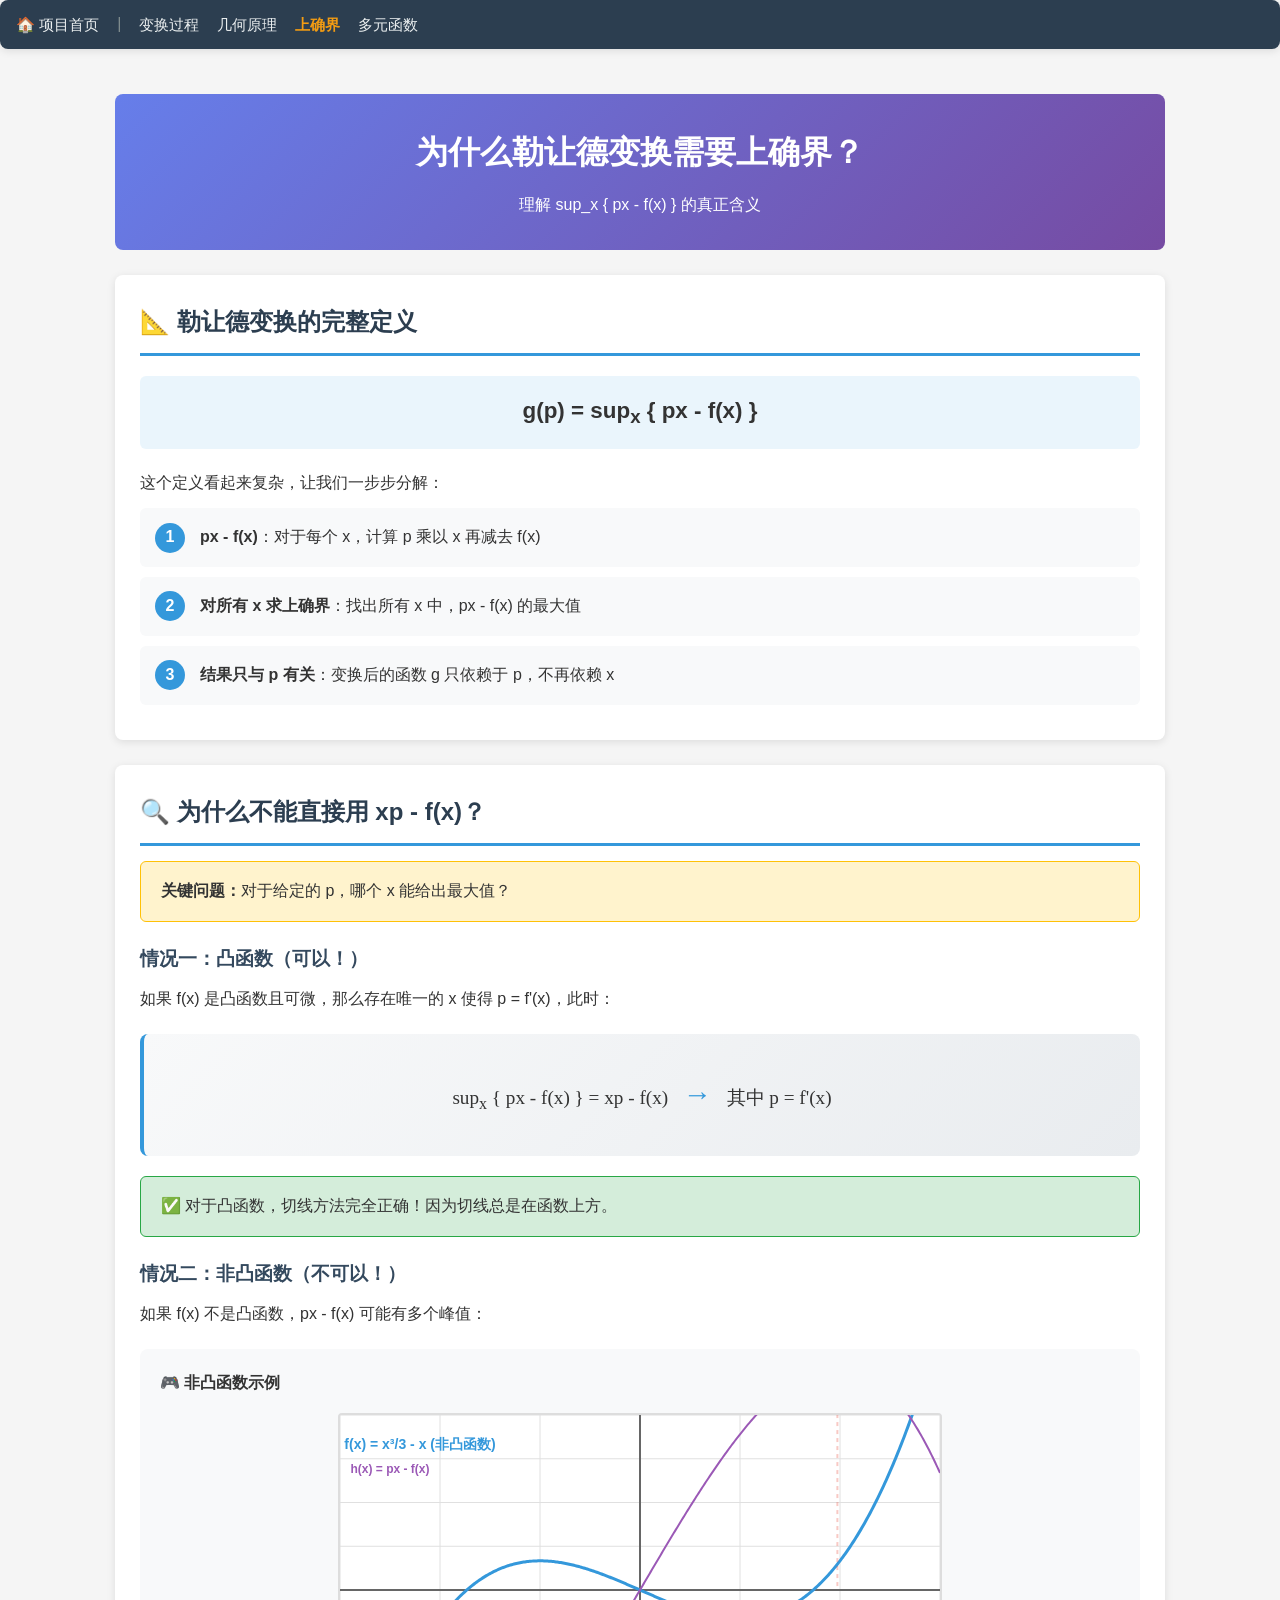
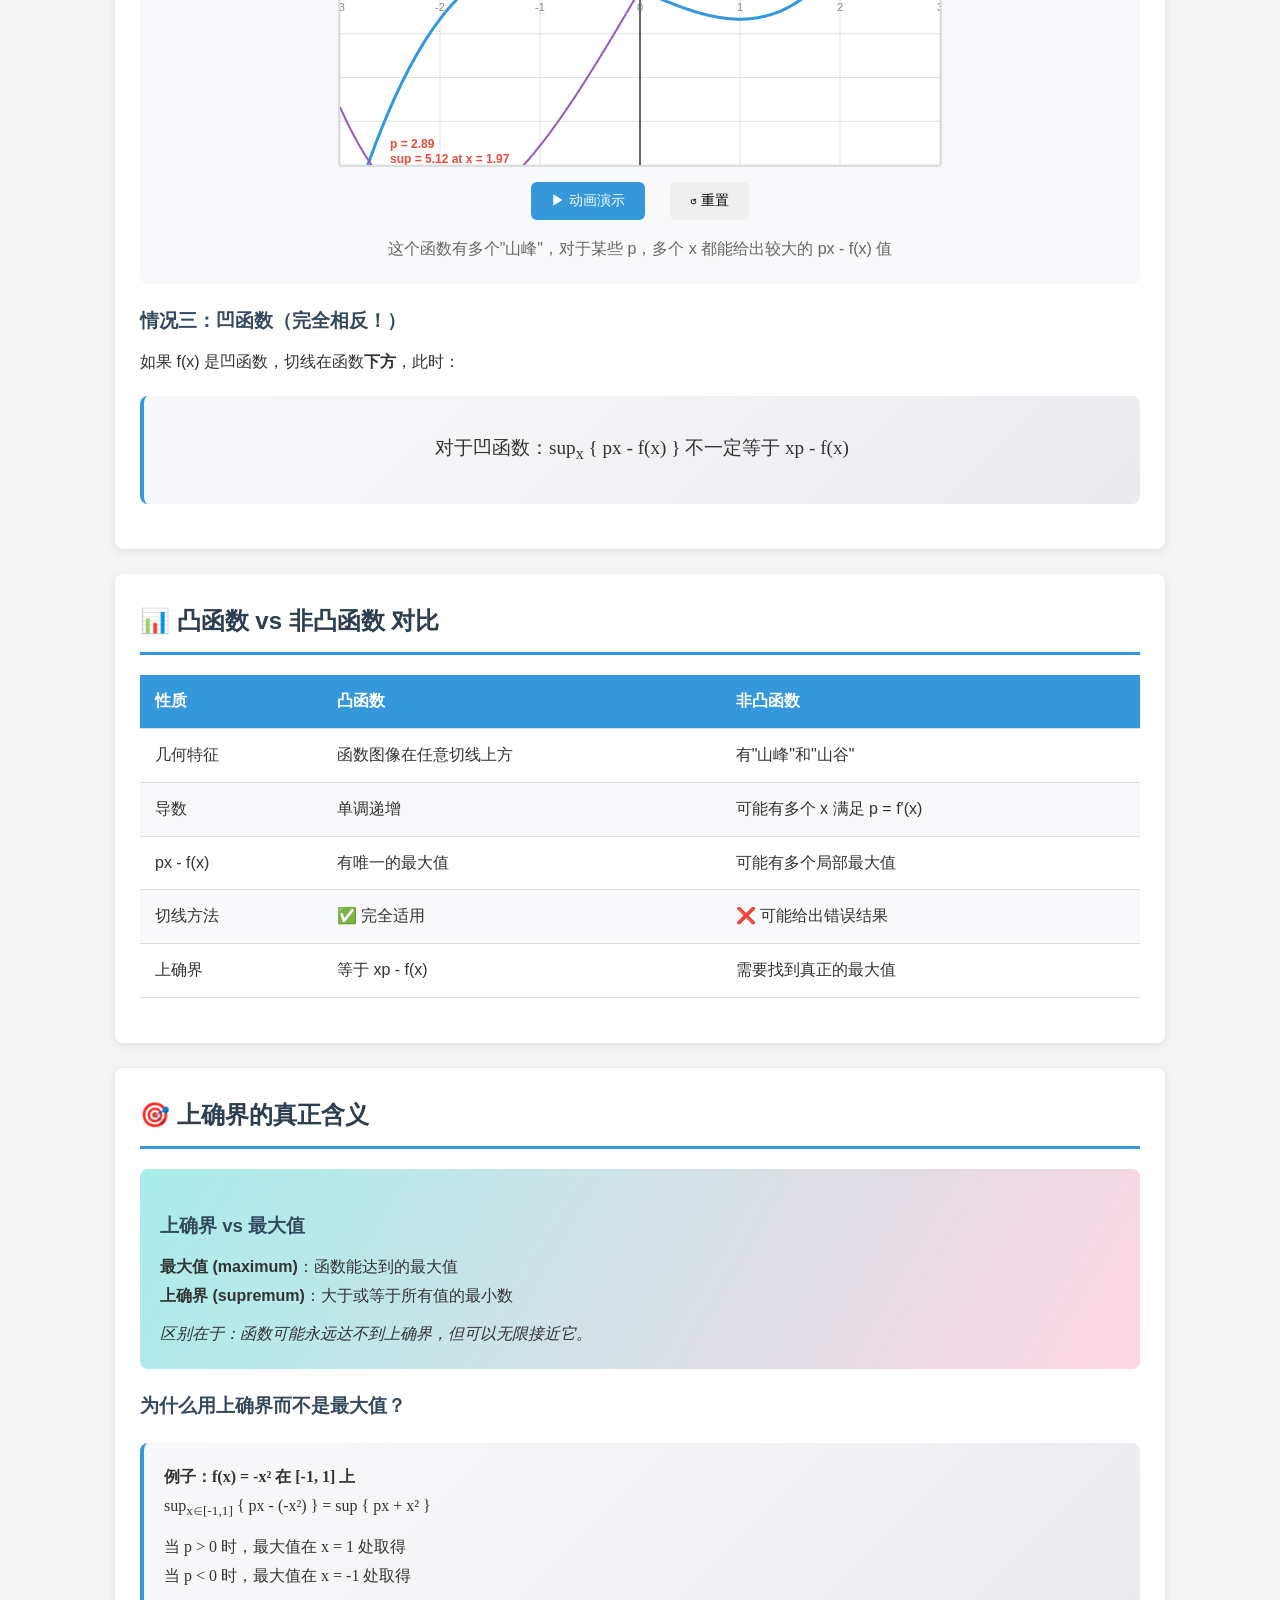
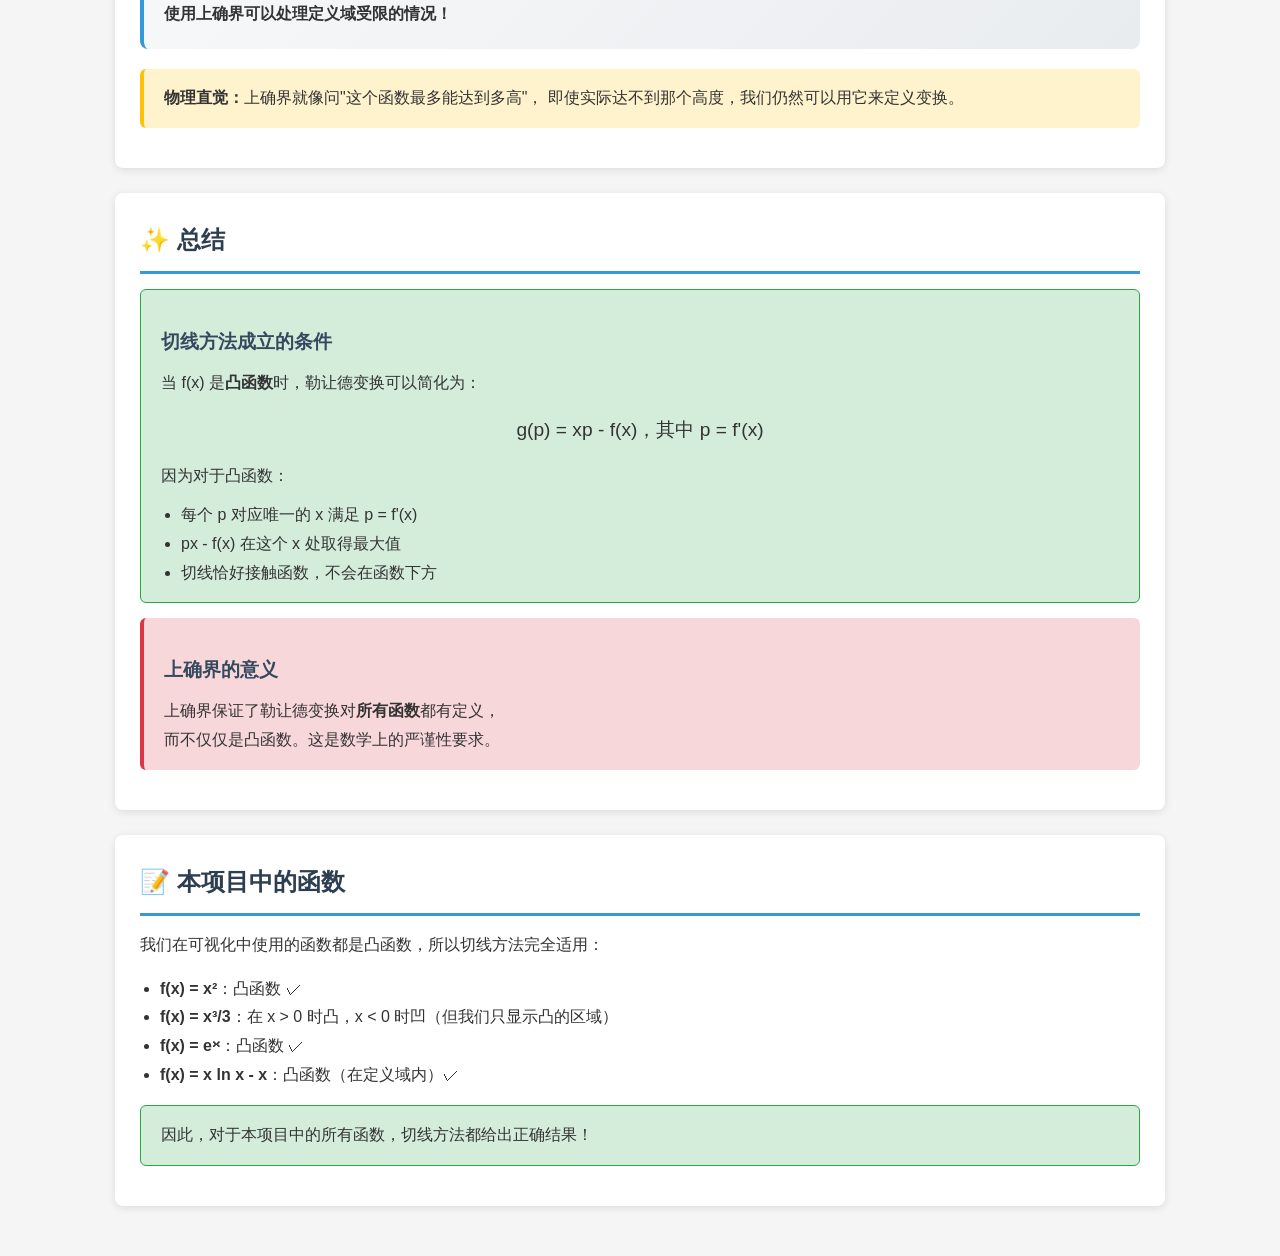
<file: 02-legendre-transformation/supremum.html>
<!DOCTYPE html>
<html lang="zh-CN">
<head>
    <meta charset="UTF-8">
    <meta name="viewport" content="width=device-width, initial-scale=1.0">
    <title>为什么需要上确界？</title>
    <style>
        * {
            margin: 0;
            padding: 0;
            box-sizing: border-box;
        }

        .mv-nav {
            display: flex;
            flex-wrap: wrap;
            align-items: center;
            gap: 8px 18px;
            padding: 10px 16px;
            margin-bottom: 20px;
            background-color: #2c3e50;
            border-radius: 8px;
            box-shadow: 0 2px 8px rgba(0,0,0,0.1);
        }
        .mv-nav a { color: #ecf0f1; text-decoration: none; font-size: 0.95em; }
        .mv-nav a:hover { color: #3498db; text-decoration: underline; }
        .mv-nav a.active { color: #f39c12; font-weight: bold; }
        .mv-nav-sep { color: #7f8c8d; }
        
        body {
            font-family: 'Arial', sans-serif;
            line-height: 1.8;
            color: #333;
            background: #f5f5f5;
        }
        
        .container {
            max-width: 1100px;
            margin: 0 auto;
            padding: 25px;
        }
        
        header {
            text-align: center;
            padding: 30px;
            background: linear-gradient(135deg, #667eea 0%, #764ba2 100%);
            color: #fff;
            border-radius: 8px;
            margin-bottom: 25px;
        }
        
        header h1 {
            font-size: 2em;
            margin-bottom: 10px;
        }
        
        section {
            background: #fff;
            padding: 25px;
            border-radius: 8px;
            margin-bottom: 25px;
            box-shadow: 0 2px 8px rgba(0,0,0,0.1);
        }
        
        section h2 {
            color: #2c3e50;
            margin-bottom: 15px;
            padding-bottom: 10px;
            border-bottom: 3px solid #3498db;
        }
        
        section h3 {
            color: #34495e;
            margin: 20px 0 10px;
        }
        
        .formula-box {
            background: linear-gradient(135deg, #f8f9fa 0%, #e9ecef 100%);
            padding: 20px;
            border-radius: 8px;
            margin: 20px 0;
            border-left: 4px solid #3498db;
            font-family: 'Times New Roman', serif;
        }
        
        .formula {
            font-size: 1.2em;
            text-align: center;
            margin: 15px 0;
        }
        
        .formula-large {
            font-size: 1.4em;
            font-weight: bold;
            text-align: center;
            margin: 20px 0;
            padding: 15px;
            background: rgba(52, 152, 219, 0.1);
            border-radius: 6px;
        }
        
        .highlight {
            background: linear-gradient(120deg, #a8edea 0%, #fed6e3 100%);
            padding: 20px;
            border-radius: 8px;
            margin: 20px 0;
        }
        
        .key-point {
            background: #fff3cd;
            padding: 15px 20px;
            border-radius: 6px;
            border-left: 4px solid #ffc107;
            margin: 15px 0;
        }
        
        .important {
            background: #f8d7da;
            padding: 15px 20px;
            border-radius: 6px;
            border-left: 4px solid #dc3545;
            margin: 15px 0;
        }
        
        .demo-section {
            background: #f8f9fa;
            padding: 20px;
            border-radius: 8px;
            margin: 20px 0;
        }
        
        canvas {
            border: 2px solid #ddd;
            border-radius: 4px;
            background: #fff;
            display: block;
            margin: 15px auto;
            cursor: crosshair;
        }
        
        .controls {
            text-align: center;
            margin: 15px 0;
        }
        
        .controls button {
            padding: 10px 20px;
            margin: 0 10px;
            border: none;
            border-radius: 6px;
            font-size: 14px;
            cursor: pointer;
            transition: all 0.3s;
        }
        
        .controls button:hover {
            transform: translateY(-2px);
        }
        
        .controls button.active {
            background: #3498db;
            color: #fff;
        }
        
        .info-panel {
            display: flex;
            flex-wrap: wrap;
            justify-content: center;
            gap: 20px;
            margin: 20px 0;
        }
        
        .info-card {
            background: #f8f9fa;
            padding: 15px 20px;
            border-radius: 8px;
            min-width: 180px;
            text-align: center;
        }
        
        .info-card h4 {
            color: #2c3e50;
            margin-bottom: 10px;
            border-bottom: 2px solid #3498db;
            padding-bottom: 8px;
        }
        
        .info-card.result {
            background: linear-gradient(135deg, #11998e 0%, #38ef7d 100%);
            color: #fff;
        }
        
        .info-card.result h4 {
            color: #fff;
            border-bottom-color: rgba(255,255,255,0.5);
        }
        
        .step-list {
            list-style: none;
            counter-reset: step;
        }
        
        .step-list li {
            counter-increment: step;
            padding: 15px 20px;
            margin: 10px 0;
            background: #f8f9fa;
            border-radius: 6px;
            position: relative;
            padding-left: 60px;
        }
        
        .step-list li::before {
            content: counter(step);
            position: absolute;
            left: 15px;
            top: 50%;
            transform: translateY(-50%);
            width: 30px;
            height: 30px;
            background: #3498db;
            color: #fff;
            border-radius: 50%;
            display: flex;
            align-items: center;
            justify-content: center;
            font-weight: bold;
        }
        
        .comparison-table {
            width: 100%;
            border-collapse: collapse;
            margin: 20px 0;
        }
        
        .comparison-table th, .comparison-table td {
            padding: 12px 15px;
            text-align: left;
            border-bottom: 1px solid #ddd;
        }
        
        .comparison-table th {
            background: #3498db;
            color: #fff;
        }
        
        .comparison-table tr:nth-child(even) {
            background: #f8f9fa;
        }
        
        .arrow {
            display: inline-block;
            margin: 0 10px;
            font-size: 1.5em;
            color: #3498db;
        }
        
        .warning-box {
            background: #fff3cd;
            border: 1px solid #ffc107;
            padding: 15px 20px;
            border-radius: 6px;
            margin: 15px 0;
        }
        
        .success-box {
            background: #d4edda;
            border: 1px solid #28a745;
            padding: 15px 20px;
            border-radius: 6px;
            margin: 15px 0;
        }
    </style>
</head>
<body>
    <nav class="mv-nav">
        <a href="../index.html">🏠 项目首页</a>
        <span class="mv-nav-sep">|</span>
        <a href="index.html">变换过程</a>
        <a href="principle.html">几何原理</a>
        <a href="supremum.html" class="active">上确界</a>
        <a href="multivariate.html">多元函数</a>
    </nav>
    <div class="container">
        <header>
            <h1>为什么勒让德变换需要上确界？</h1>
            <p>理解 sup_x { px - f(x) } 的真正含义</p>
        </header>

        <section>
            <h2>📐 勒让德变换的完整定义</h2>
            
            <div class="formula-large">
                g(p) = sup<sub>x</sub> { px - f(x) }
            </div>
            
            <p>这个定义看起来复杂，让我们一步步分解：</p>
            
            <ul class="step-list">
                <li><strong>px - f(x)</strong>：对于每个 x，计算 p 乘以 x 再减去 f(x)</li>
                <li><strong>对所有 x 求上确界</strong>：找出所有 x 中，px - f(x) 的最大值</li>
                <li><strong>结果只与 p 有关</strong>：变换后的函数 g 只依赖于 p，不再依赖 x</li>
            </ul>
        </section>

        <section>
            <h2>🔍 为什么不能直接用 xp - f(x)？</h2>
            
            <div class="warning-box">
                <strong>关键问题：</strong>对于给定的 p，哪个 x 能给出最大值？
            </div>
            
            <h3>情况一：凸函数（可以！）</h3>
            <p>如果 f(x) 是凸函数且可微，那么存在唯一的 x 使得 p = f'(x)，此时：</p>
            <div class="formula-box">
                <div class="formula">sup<sub>x</sub> { px - f(x) } = xp - f(x) <span class="arrow">→</span> 其中 p = f'(x)</div>
            </div>
            <div class="success-box">
                ✅ 对于凸函数，切线方法完全正确！因为切线总是在函数上方。
            </div>
            
            <h3>情况二：非凸函数（不可以！）</h3>
            <p>如果 f(x) 不是凸函数，px - f(x) 可能有多个峰值：</p>
            
            <div class="demo-section">
                <h4>🎮 非凸函数示例</h4>
                <canvas id="nonConvexCanvas" width="600" height="350"></canvas>
                <div class="controls">
                    <button id="animateBtn" class="active">▶ 动画演示</button>
                    <button id="resetBtn">↺ 重置</button>
                </div>
                <p style="text-align: center; margin-top: 10px; color: #666;">
                    这个函数有多个"山峰"，对于某些 p，多个 x 都能给出较大的 px - f(x) 值
                </p>
            </div>
            
            <h3>情况三：凹函数（完全相反！）</h3>
            <p>如果 f(x) 是凹函数，切线在函数<strong>下方</strong>，此时：</p>
            <div class="formula-box">
                <div class="formula">对于凹函数：sup<sub>x</sub> { px - f(x) } 不一定等于 xp - f(x)</div>
            </div>
        </section>

        <section>
            <h2>📊 凸函数 vs 非凸函数 对比</h2>
            
            <table class="comparison-table">
                <thead>
                    <tr>
                        <th>性质</th>
                        <th>凸函数</th>
                        <th>非凸函数</th>
                    </tr>
                </thead>
                <tbody>
                    <tr>
                        <td>几何特征</td>
                        <td>函数图像在任意切线上方</td>
                        <td>有"山峰"和"山谷"</td>
                    </tr>
                    <tr>
                        <td>导数</td>
                        <td>单调递增</td>
                        <td>可能有多个 x 满足 p = f'(x)</td>
                    </tr>
                    <tr>
                        <td>px - f(x)</td>
                        <td>有唯一的最大值</td>
                        <td>可能有多个局部最大值</td>
                    </tr>
                    <tr>
                        <td>切线方法</td>
                        <td>✅ 完全适用</td>
                        <td>❌ 可能给出错误结果</td>
                    </tr>
                    <tr>
                        <td>上确界</td>
                        <td>等于 xp - f(x)</td>
                        <td>需要找到真正的最大值</td>
                    </tr>
                </tbody>
            </table>
        </section>

        <section>
            <h2>🎯 上确界的真正含义</h2>
            
            <div class="highlight">
                <h3>上确界 vs 最大值</h3>
                <p><strong>最大值 (maximum)</strong>：函数能达到的最大值</p>
                <p><strong>上确界 (supremum)</strong>：大于或等于所有值的最小数</p>
                <p style="margin-top: 10px;"><em>区别在于：函数可能永远达不到上确界，但可以无限接近它。</em></p>
            </div>
            
            <h3>为什么用上确界而不是最大值？</h3>
            
            <div class="formula-box">
                <h4>例子：f(x) = -x² 在 [-1, 1] 上</h4>
                <p>sup<sub>x∈[-1,1]</sub> { px - (-x²) } = sup { px + x² }</p>
                <p style="margin-top: 10px;">当 p > 0 时，最大值在 x = 1 处取得</p>
                <p>当 p < 0 时，最大值在 x = -1 处取得</p>
                <p style="margin-top: 10px;"><strong>使用上确界可以处理定义域受限的情况！</strong></p>
            </div>
            
            <div class="key-point">
                <strong>物理直觉：</strong>上确界就像问"这个函数最多能达到多高"，
                即使实际达不到那个高度，我们仍然可以用它来定义变换。
            </div>
        </section>

        <section>
            <h2>✨ 总结</h2>
            
            <div class="success-box">
                <h3>切线方法成立的条件</h3>
                <p>当 f(x) 是<strong>凸函数</strong>时，勒让德变换可以简化为：</p>
                <div class="formula">g(p) = xp - f(x)，其中 p = f'(x)</div>
                <p style="margin-top: 10px;">因为对于凸函数：</p>
                <ul style="margin-left: 20px; margin-top: 10px;">
                    <li>每个 p 对应唯一的 x 满足 p = f'(x)</li>
                    <li>px - f(x) 在这个 x 处取得最大值</li>
                    <li>切线恰好接触函数，不会在函数下方</li>
                </ul>
            </div>
            
            <div class="important">
                <h3>上确界的意义</h3>
                <p>上确界保证了勒让德变换对<strong>所有函数</strong>都有定义，</p>
                <p>而不仅仅是凸函数。这是数学上的严谨性要求。</p>
            </div>
        </section>

        <section>
            <h2>📝 本项目中的函数</h2>
            <p>我们在可视化中使用的函数都是凸函数，所以切线方法完全适用：</p>
            <ul style="margin-left: 20px; margin-top: 15px;">
                <li><strong>f(x) = x²</strong>：凸函数 ✓</li>
                <li><strong>f(x) = x³/3</strong>：在 x > 0 时凸，x < 0 时凹（但我们只显示凸的区域）</li>
                <li><strong>f(x) = eˣ</strong>：凸函数 ✓</li>
                <li><strong>f(x) = x ln x - x</strong>：凸函数（在定义域内）✓</li>
            </ul>
            <div class="success-box" style="margin-top: 15px;">
                因此，对于本项目中的所有函数，切线方法都给出正确结果！
            </div>
        </section>
    </div>

    <script>
        const canvas = document.getElementById('nonConvexCanvas');
        const ctx = canvas.getContext('2d');
        
        const PLOT_RANGE = {
            xMin: -3,
            xMax: 3,
            yMin: -4,
            yMax: 4
        };
        
        let animationPhase = 0;
        let isAnimating = true;
        let animationId = null;
        
        // 非凸函数：x³/3 - x（有一个局部极大值和一个局部极小值）
        function f(x) {
            return (x * x * x) / 3 - x;
        }
        
        // px - f(x)
        function h(x, p) {
            return p * x - f(x);
        }
        
        // 在范围内找最大值
        function findMax(p) {
            let maxVal = -Infinity;
            let maxX = 0;
            const steps = 1000;
            for (let i = 0; i <= steps; i++) {
                const x = PLOT_RANGE.xMin + (PLOT_RANGE.xMax - PLOT_RANGE.xMin) * i / steps;
                const val = h(x, p);
                if (val > maxVal) {
                    maxVal = val;
                    maxX = x;
                }
            }
            return { val: maxVal, x: maxX };
        }
        
        function toCanvasX(x) {
            return (x - PLOT_RANGE.xMin) / (PLOT_RANGE.xMax - PLOT_RANGE.xMin) * canvas.width;
        }
        
        function toCanvasY(y) {
            return canvas.height - (y - PLOT_RANGE.yMin) / (PLOT_RANGE.yMax - PLOT_RANGE.yMin) * canvas.height;
        }
        
        function drawGrid() {
            ctx.strokeStyle = '#e0e0e0';
            ctx.lineWidth = 1;
            
            for (let x = Math.ceil(PLOT_RANGE.xMin); x <= PLOT_RANGE.xMax; x++) {
                ctx.beginPath();
                ctx.moveTo(toCanvasX(x), 0);
                ctx.lineTo(toCanvasX(x), canvas.height);
                ctx.stroke();
            }
            
            for (let y = Math.ceil(PLOT_RANGE.yMin); y <= PLOT_RANGE.yMax; y++) {
                ctx.beginPath();
                ctx.moveTo(0, toCanvasY(y));
                ctx.lineTo(canvas.width, toCanvasY(y));
                ctx.stroke();
            }
            
            ctx.strokeStyle = '#666';
            ctx.lineWidth = 2;
            
            const y0 = toCanvasY(0);
            ctx.beginPath();
            ctx.moveTo(0, y0);
            ctx.lineTo(canvas.width, y0);
            ctx.stroke();
            
            const x0 = toCanvasX(0);
            ctx.beginPath();
            ctx.moveTo(x0, 0);
            ctx.lineTo(x0, canvas.height);
            ctx.stroke();
            
            ctx.fillStyle = '#888';
            ctx.font = '11px Arial';
            ctx.textAlign = 'center';
            for (let x = Math.ceil(PLOT_RANGE.xMin); x <= PLOT_RANGE.xMax; x++) {
                ctx.fillText(x.toString(), toCanvasX(x), y0 + 18);
            }
        }
        
        function drawFunction() {
            ctx.strokeStyle = '#3498db';
            ctx.lineWidth = 3;
            
            ctx.beginPath();
            const steps = 500;
            let started = false;
            
            for (let i = 0; i <= steps; i++) {
                const x = PLOT_RANGE.xMin + (PLOT_RANGE.xMax - PLOT_RANGE.xMin) * i / steps;
                const y = f(x);
                
                if (y < PLOT_RANGE.yMin - 2 || y > PLOT_RANGE.yMax + 2) {
                    started = false;
                    continue;
                }
                
                const px = toCanvasX(x);
                const py = toCanvasY(y);
                
                if (!started) {
                    ctx.moveTo(px, py);
                    started = true;
                } else {
                    ctx.lineTo(px, py);
                }
            }
            ctx.stroke();
            
            // 标注
            ctx.fillStyle = '#3498db';
            ctx.font = 'bold 14px Arial';
            ctx.fillText('f(x) = x³/3 - x (非凸函数)', 80, 30);
        }
        
        function drawHFunction(p, color) {
            ctx.strokeStyle = color;
            ctx.lineWidth = 2;
            
            ctx.beginPath();
            const steps = 500;
            let started = false;
            
            for (let i = 0; i <= steps; i++) {
                const x = PLOT_RANGE.xMin + (PLOT_RANGE.xMax - PLOT_RANGE.xMin) * i / steps;
                const y = h(x, p);
                
                if (y < PLOT_RANGE.yMin - 2 || y > PLOT_RANGE.yMax + 2) {
                    started = false;
                    continue;
                }
                
                const px = toCanvasX(x);
                const py = toCanvasY(y);
                
                if (!started) {
                    ctx.moveTo(px, py);
                    started = true;
                } else {
                    ctx.lineTo(px, py);
                }
            }
            ctx.stroke();
        }
        
        function drawMaxPoint(p) {
            const { val, x } = findMax(p);
            
            ctx.fillStyle = '#e74c3c';
            ctx.beginPath();
            ctx.arc(toCanvasX(x), toCanvasY(val), 10, 0, Math.PI * 2);
            ctx.fill();
            
            ctx.fillStyle = '#fff';
            ctx.font = 'bold 10px Arial';
            ctx.textAlign = 'center';
            ctx.textBaseline = 'middle';
            ctx.fillText('max', toCanvasX(x), toCanvasY(val));
            
            // 标注
            ctx.fillStyle = '#e74c3c';
            ctx.font = 'bold 12px Arial';
            ctx.textAlign = 'left';
            ctx.fillText(`p = ${p.toFixed(2)}`, 50, canvas.height - 20);
            ctx.fillText(`sup = ${val.toFixed(2)} at x = ${x.toFixed(2)}`, 50, canvas.height - 5);
            
            // 画水平线到x轴
            ctx.strokeStyle = 'rgba(231, 76, 60, 0.3)';
            ctx.setLineDash([4, 4]);
            ctx.beginPath();
            ctx.moveTo(toCanvasX(x), toCanvasY(val));
            ctx.lineTo(toCanvasX(x), toCanvasY(0));
            ctx.stroke();
            ctx.setLineDash([]);
        }
        
        function render() {
            ctx.clearRect(0, 0, canvas.width, canvas.height);
            drawGrid();
            drawFunction();
            
            const p = Math.sin(animationPhase) * 3;
            
            // 画 px - f(x) 曲线
            drawHFunction(p, '#9b59b6');
            
            // 标注曲线
            ctx.fillStyle = '#9b59b6';
            ctx.font = 'bold 12px Arial';
            ctx.fillText(`h(x) = px - f(x)`, 50, 55);
            
            // 标记最大值
            drawMaxPoint(p);
            
            if (isAnimating) {
                animationPhase += 0.02;
                animationId = requestAnimationFrame(render);
            }
        }
        
        document.getElementById('animateBtn').addEventListener('click', function() {
            isAnimating = !isAnimating;
            this.textContent = isAnimating ? '⏸ 暂停' : '▶ 动画演示';
            if (isAnimating) {
                render();
            }
        });
        
        document.getElementById('resetBtn').addEventListener('click', function() {
            animationPhase = 0;
            if (!isAnimating) {
                isAnimating = true;
                document.getElementById('animateBtn').textContent = '⏸ 暂停';
                render();
            }
        });
        
        window.addEventListener('DOMContentLoaded', () => {
            render();
        });
    </script>
</body>
</html>
</file>
<file: 02-legendre-transformation/style.css>
* {
    margin: 0;
    padding: 0;
    box-sizing: border-box;
}

body {
    font-family: 'Arial', sans-serif;
    line-height: 1.6;
    color: #333;
    background-color: #f5f5f5;
}

.container {
    max-width: 1400px;
    margin: 0 auto;
    padding: 20px;
}

header {
    text-align: center;
    margin-bottom: 30px;
    padding: 25px;
    background-color: #fff;
    border-radius: 8px;
    box-shadow: 0 2px 8px rgba(0,0,0,0.1);
}

header h1 {
    color: #2c3e50;
    font-size: 2.2em;
    margin-bottom: 10px;
}

header .subtitle {
    color: #7f8c8d;
    font-size: 1.1em;
}

section {
    margin-bottom: 25px;
    padding: 25px;
    background-color: #fff;
    border-radius: 8px;
    box-shadow: 0 2px 8px rgba(0,0,0,0.1);
}

section h2 {
    color: #34495e;
    margin-bottom: 20px;
    font-size: 1.6em;
    border-bottom: 3px solid #3498db;
    padding-bottom: 10px;
}

section h3 {
    color: #34495e;
    margin-bottom: 15px;
    font-size: 1.3em;
}

.process-diagram {
    background: linear-gradient(135deg, #667eea 0%, #764ba2 100%);
    padding: 30px;
    border-radius: 8px;
}

.process-diagram h2 {
    color: #fff;
    border-bottom-color: rgba(255,255,255,0.3);
}

.process-flow {
    display: flex;
    align-items: center;
    justify-content: center;
    flex-wrap: wrap;
    gap: 10px;
    padding: 20px 0;
}

.process-step {
    background-color: rgba(255,255,255,0.95);
    padding: 20px 15px;
    border-radius: 8px;
    text-align: center;
    min-width: 140px;
    max-width: 160px;
    box-shadow: 0 4px 6px rgba(0,0,0,0.2);
    transition: transform 0.3s ease;
}

.process-step:hover {
    transform: translateY(-5px);
}

.process-step.highlight {
    background: linear-gradient(135deg, #11998e 0%, #38ef7d 100%);
    color: #fff;
}

.step-icon {
    font-size: 2em;
    margin-bottom: 10px;
}

.step-label {
    font-weight: bold;
    font-size: 0.95em;
    color: #2c3e50;
    margin-bottom: 8px;
}

.step-desc {
    font-size: 0.8em;
    color: #7f8c8d;
}

.process-step.highlight .step-label {
    color: #fff;
}

.process-step.highlight .step-desc {
    color: rgba(255,255,255,0.9);
}

.process-arrow {
    font-size: 1.8em;
    color: rgba(255,255,255,0.8);
    font-weight: bold;
}

.visualization {
    display: flex;
    flex-direction: column;
    align-items: center;
}

.canvas-container {
    display: flex;
    flex-wrap: wrap;
    justify-content: center;
    gap: 30px;
    margin: 20px 0;
}

.canvas-section {
    display: flex;
    flex-direction: column;
    align-items: center;
    background-color: #f8f9fa;
    padding: 20px;
    border-radius: 8px;
    box-shadow: 0 2px 8px rgba(0,0,0,0.1);
}

canvas {
    border: 2px solid #ddd;
    border-radius: 4px;
    background-color: #fff;
    cursor: crosshair;
}

.controls {
    margin-top: 15px;
    display: flex;
    align-items: center;
    flex-wrap: wrap;
    justify-content: center;
    gap: 12px;
}

.controls label {
    font-weight: 500;
    color: #555;
    display: flex;
    align-items: center;
    gap: 5px;
}

.controls select {
    padding: 10px 15px;
    border: 1px solid #ddd;
    border-radius: 6px;
    font-size: 14px;
    background-color: #fff;
    cursor: pointer;
    transition: border-color 0.3s;
}

.controls select:hover {
    border-color: #3498db;
}

.controls button {
    padding: 10px 20px;
    border: none;
    border-radius: 6px;
    font-size: 14px;
    font-weight: 500;
    cursor: pointer;
    transition: all 0.3s ease;
}

#playBtn {
    background: linear-gradient(135deg, #11998e 0%, #38ef7d 100%);
    color: #fff;
}

#playBtn:hover {
    transform: translateY(-2px);
    box-shadow: 0 4px 12px rgba(56, 239, 125, 0.4);
}

#resetBtn {
    background: linear-gradient(135deg, #667eea 0%, #764ba2 100%);
    color: #fff;
}

#resetBtn:hover {
    transform: translateY(-2px);
    box-shadow: 0 4px 12px rgba(118, 75, 162, 0.4);
}

.controls input[type="checkbox"] {
    width: 18px;
    height: 18px;
    cursor: pointer;
}

.info-panel {
    display: flex;
    flex-wrap: wrap;
    justify-content: center;
    gap: 20px;
    margin: 25px 0;
    width: 100%;
}

.info-card {
    background-color: #f8f9fa;
    padding: 20px 25px;
    border-radius: 8px;
    min-width: 200px;
    text-align: center;
    border: 1px solid #e9ecef;
    transition: transform 0.3s ease;
}

.info-card:hover {
    transform: translateY(-3px);
}

.info-card h4 {
    color: #2c3e50;
    margin-bottom: 12px;
    font-size: 1.1em;
    border-bottom: 2px solid #3498db;
    padding-bottom: 8px;
    display: inline-block;
}

.info-card p {
    margin-bottom: 8px;
    font-size: 1em;
    color: #555;
}

.info-card.result {
    background: linear-gradient(135deg, #11998e 0%, #38ef7d 100%);
    color: #fff;
    border: none;
}

.info-card.result h4 {
    color: #fff;
    border-bottom-color: rgba(255,255,255,0.5);
}

.info-card.result p {
    color: rgba(255,255,255,0.95);
}

.info-card.result .formula {
    font-size: 1.1em;
    font-weight: bold;
    background: rgba(255,255,255,0.2);
    padding: 10px;
    border-radius: 4px;
    margin-bottom: 10px;
}

.info-card.result .result-value {
    font-size: 1.4em;
    font-weight: bold;
}

.info-card span {
    font-weight: bold;
    color: #3498db;
}

.info-card.result span {
    color: #fff;
}

.animation-progress {
    display: flex;
    align-items: center;
    gap: 15px;
    margin-top: 20px;
    padding: 15px 25px;
    background-color: #f8f9fa;
    border-radius: 8px;
    width: 100%;
    max-width: 600px;
}

.animation-progress label {
    font-weight: 500;
    color: #555;
    white-space: nowrap;
}

.animation-progress input[type="range"] {
    flex: 1;
    height: 8px;
    border-radius: 4px;
    background: linear-gradient(90deg, #3498db, #2ecc71);
    outline: none;
    -webkit-appearance: none;
}

.animation-progress input[type="range"]::-webkit-slider-thumb {
    -webkit-appearance: none;
    width: 20px;
    height: 20px;
    border-radius: 50%;
    background: #fff;
    border: 3px solid #3498db;
    cursor: pointer;
    box-shadow: 0 2px 6px rgba(0,0,0,0.2);
}

.animation-progress span {
    font-weight: bold;
    color: #3498db;
    min-width: 50px;
}

.explanation-grid {
    display: grid;
    grid-template-columns: repeat(auto-fit, minmax(280px, 1fr));
    gap: 20px;
    margin-top: 20px;
}

.explanation-item {
    background-color: #f8f9fa;
    padding: 20px;
    border-radius: 8px;
    border-left: 4px solid #3498db;
    transition: transform 0.3s ease;
}

.explanation-item:hover {
    transform: translateX(5px);
}

.explanation-item h3 {
    color: #2980b9;
    margin-bottom: 12px;
    font-size: 1.1em;
}

.explanation-item p {
    color: #555;
    font-size: 0.95em;
    line-height: 1.7;
}

@media (max-width: 992px) {
    .process-flow {
        flex-direction: column;
    }
    
    .process-arrow {
        transform: rotate(90deg);
    }
    
    .process-step {
        width: 100%;
        max-width: 300px;
    }
}

@media (max-width: 768px) {
    .container {
        padding: 10px;
    }
    
    header h1 {
        font-size: 1.8em;
    }
    
    header .subtitle {
        font-size: 1em;
    }
    
    section {
        padding: 15px;
    }
    
    section h2 {
        font-size: 1.4em;
    }
    
    section h3 {
        font-size: 1.1em;
    }
    
    canvas {
        width: 100%;
        max-width: 500px;
        height: auto;
    }
    
    .canvas-container {
        gap: 20px;
    }
    
    .canvas-section {
        width: 100%;
        max-width: 540px;
    }
    
    .controls {
        flex-direction: column;
        gap: 10px;
    }
    
    .info-panel {
        flex-direction: column;
        align-items: center;
    }
    
    .info-card {
        width: 100%;
        max-width: 300px;
    }
    
    .animation-progress {
        flex-direction: column;
        gap: 10px;
    }
    
    .animation-progress input[type="range"] {
        width: 100%;
    }
}

/* 全站导航栏 */
.mv-nav {
    display: flex;
    flex-wrap: wrap;
    align-items: center;
    gap: 8px 18px;
    padding: 10px 16px;
    margin-bottom: 20px;
    background-color: #2c3e50;
    border-radius: 8px;
    box-shadow: 0 2px 8px rgba(0,0,0,0.1);
}

.mv-nav a {
    color: #ecf0f1;
    text-decoration: none;
    font-size: 0.95em;
}

.mv-nav a:hover {
    color: #3498db;
    text-decoration: underline;
}

.mv-nav a.active {
    color: #f39c12;
    font-weight: bold;
}

.mv-nav-sep {
    color: #7f8c8d;
}
</file>
